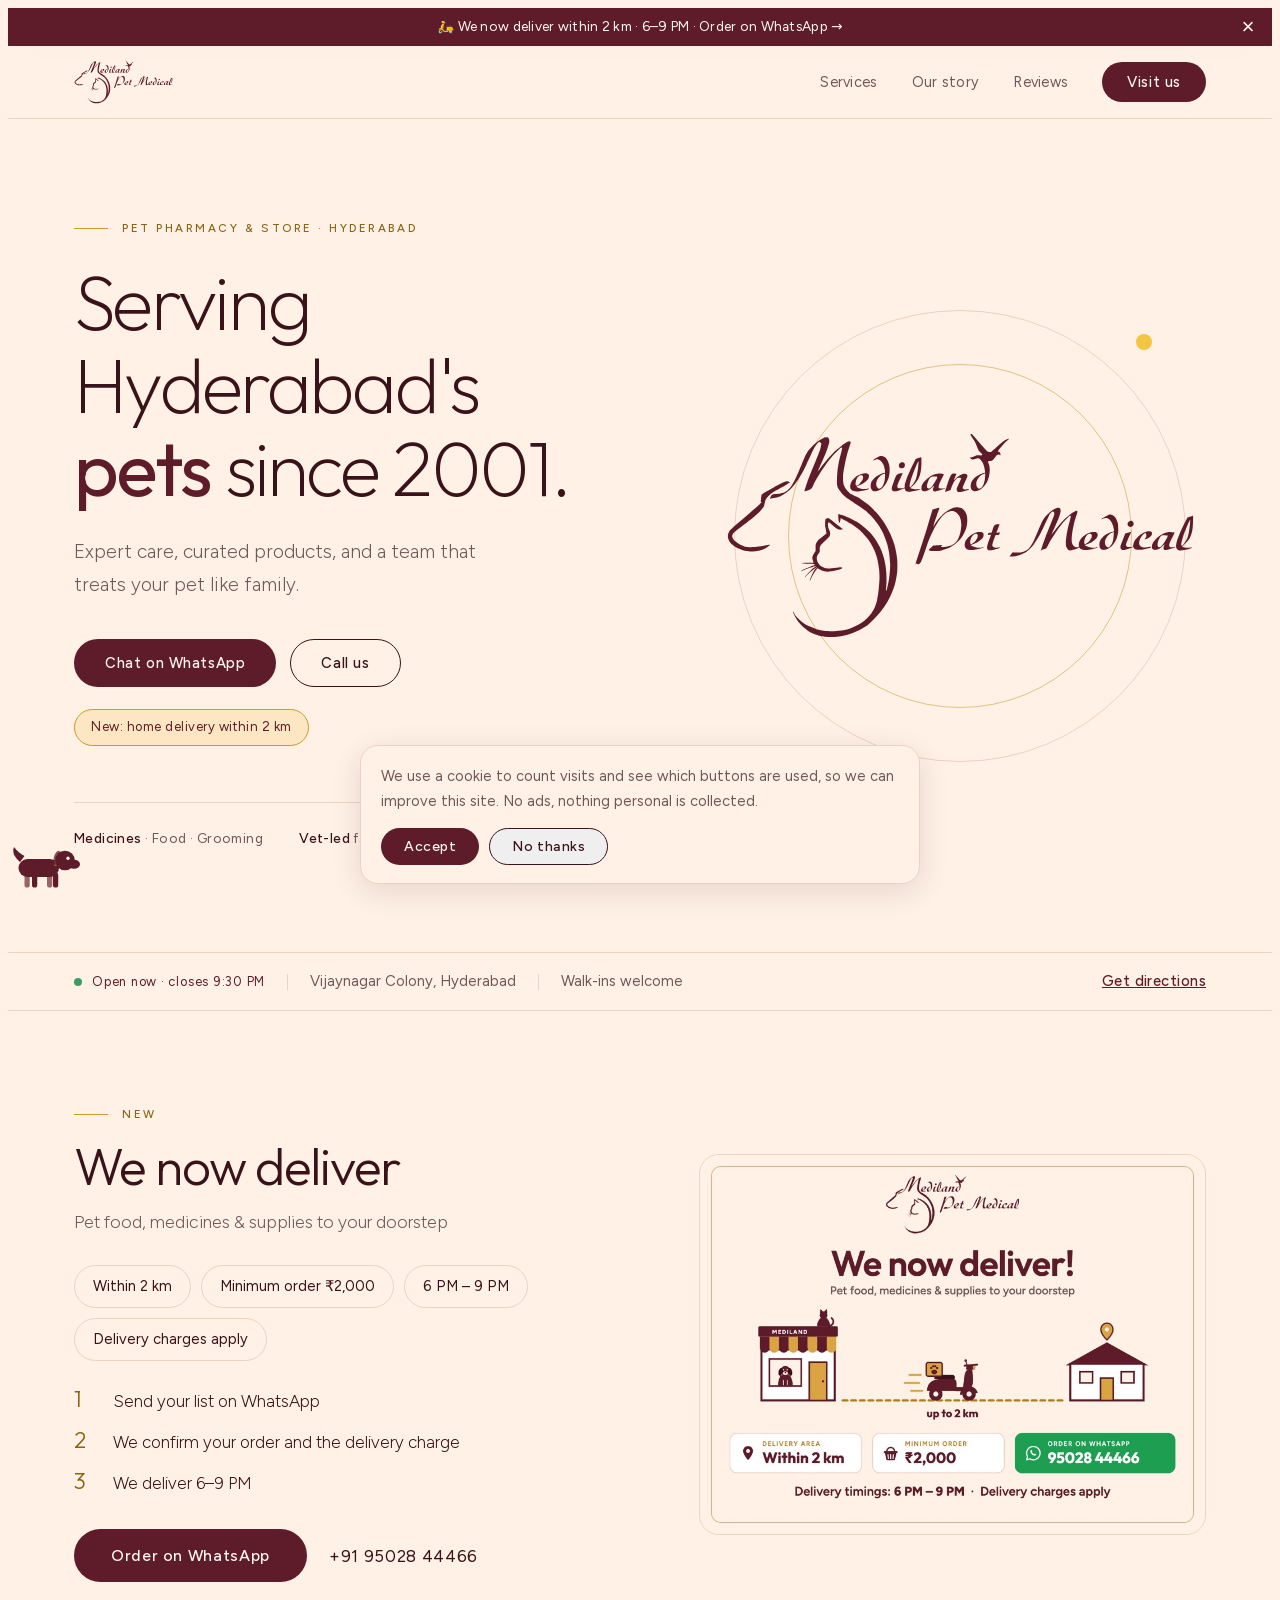
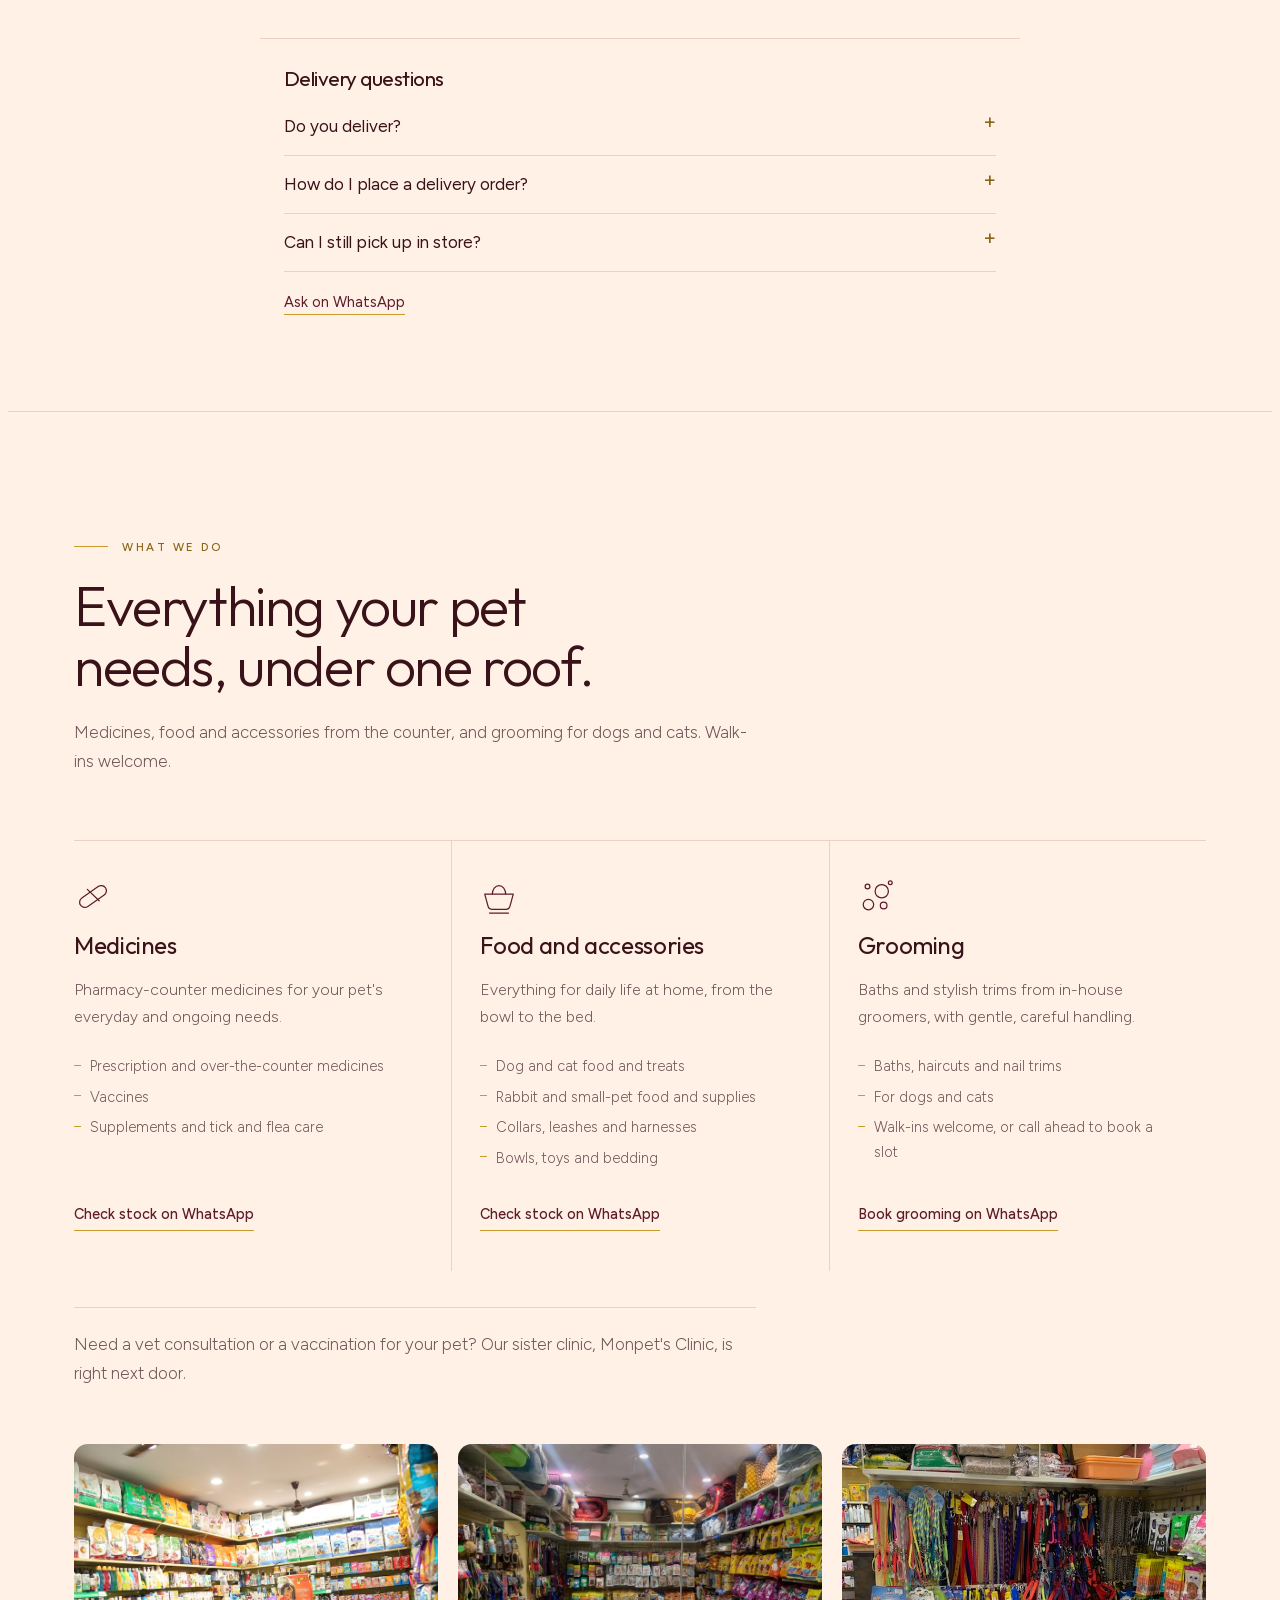
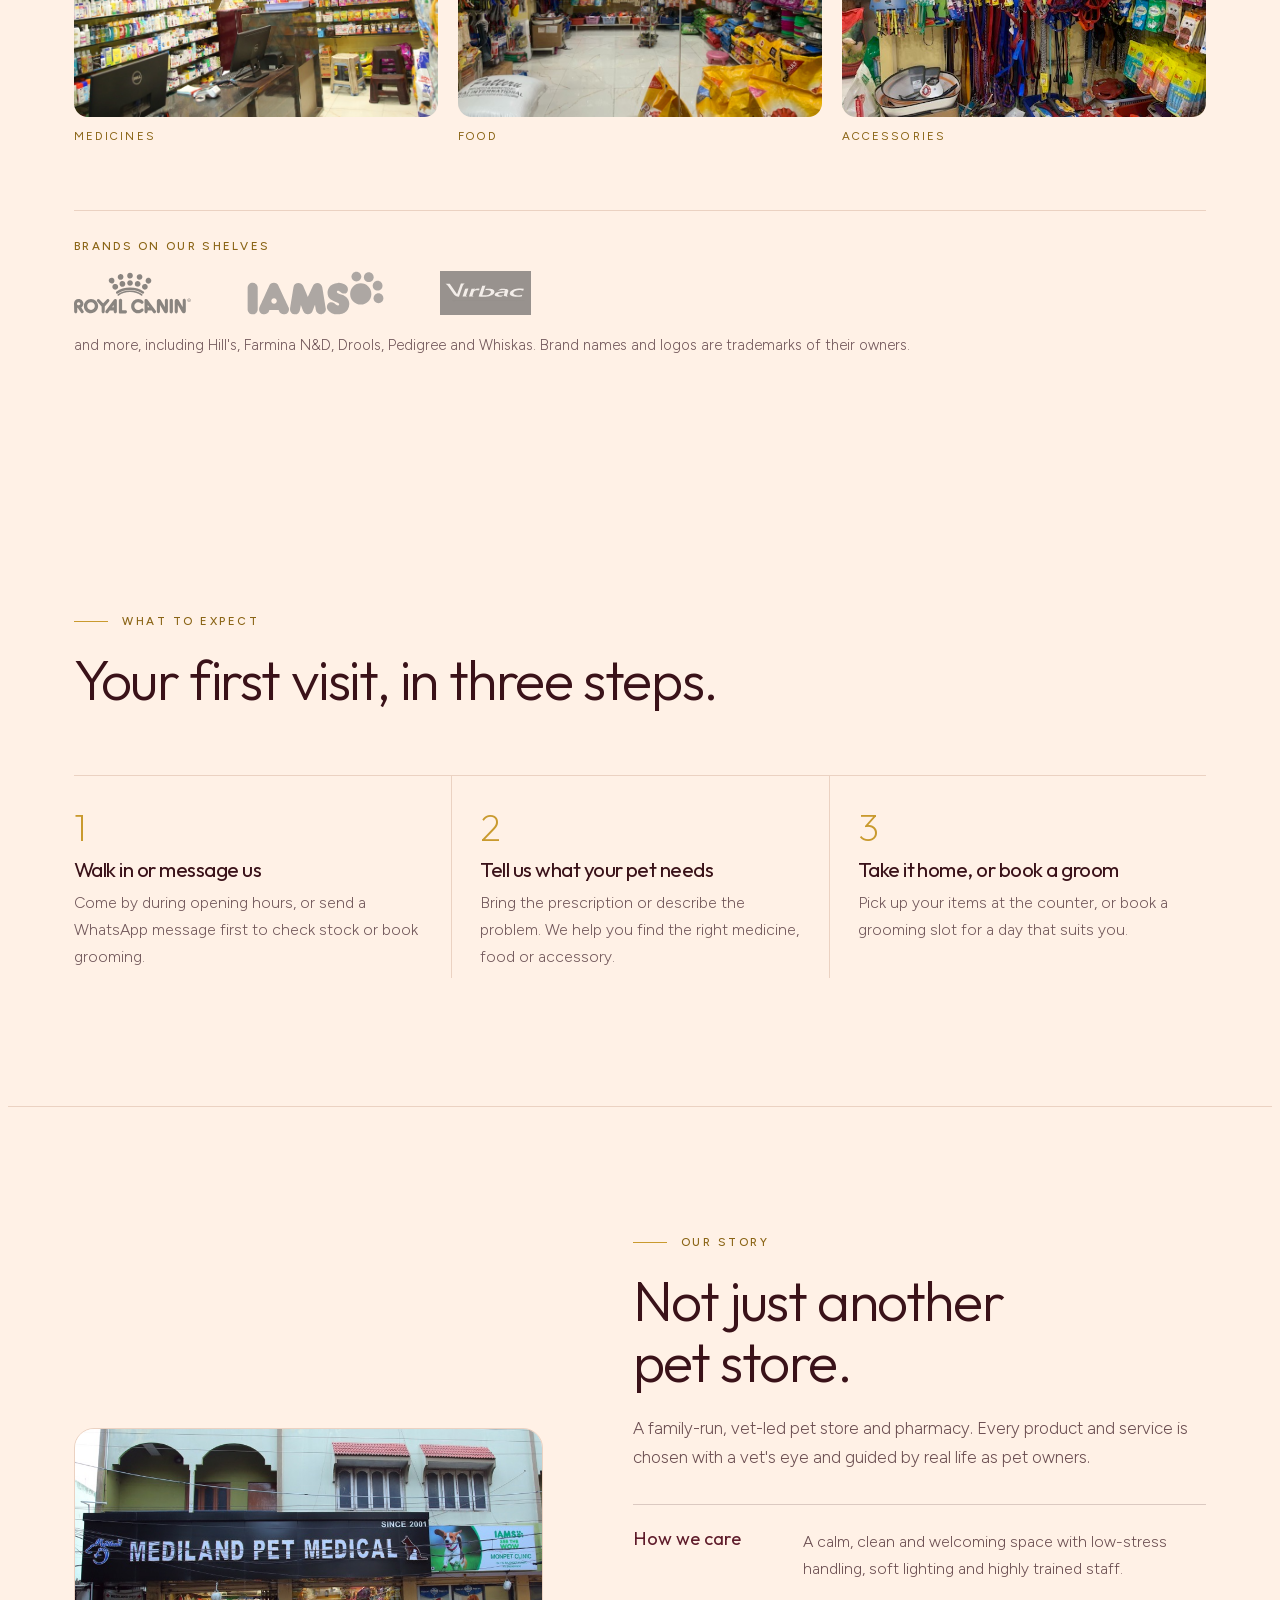
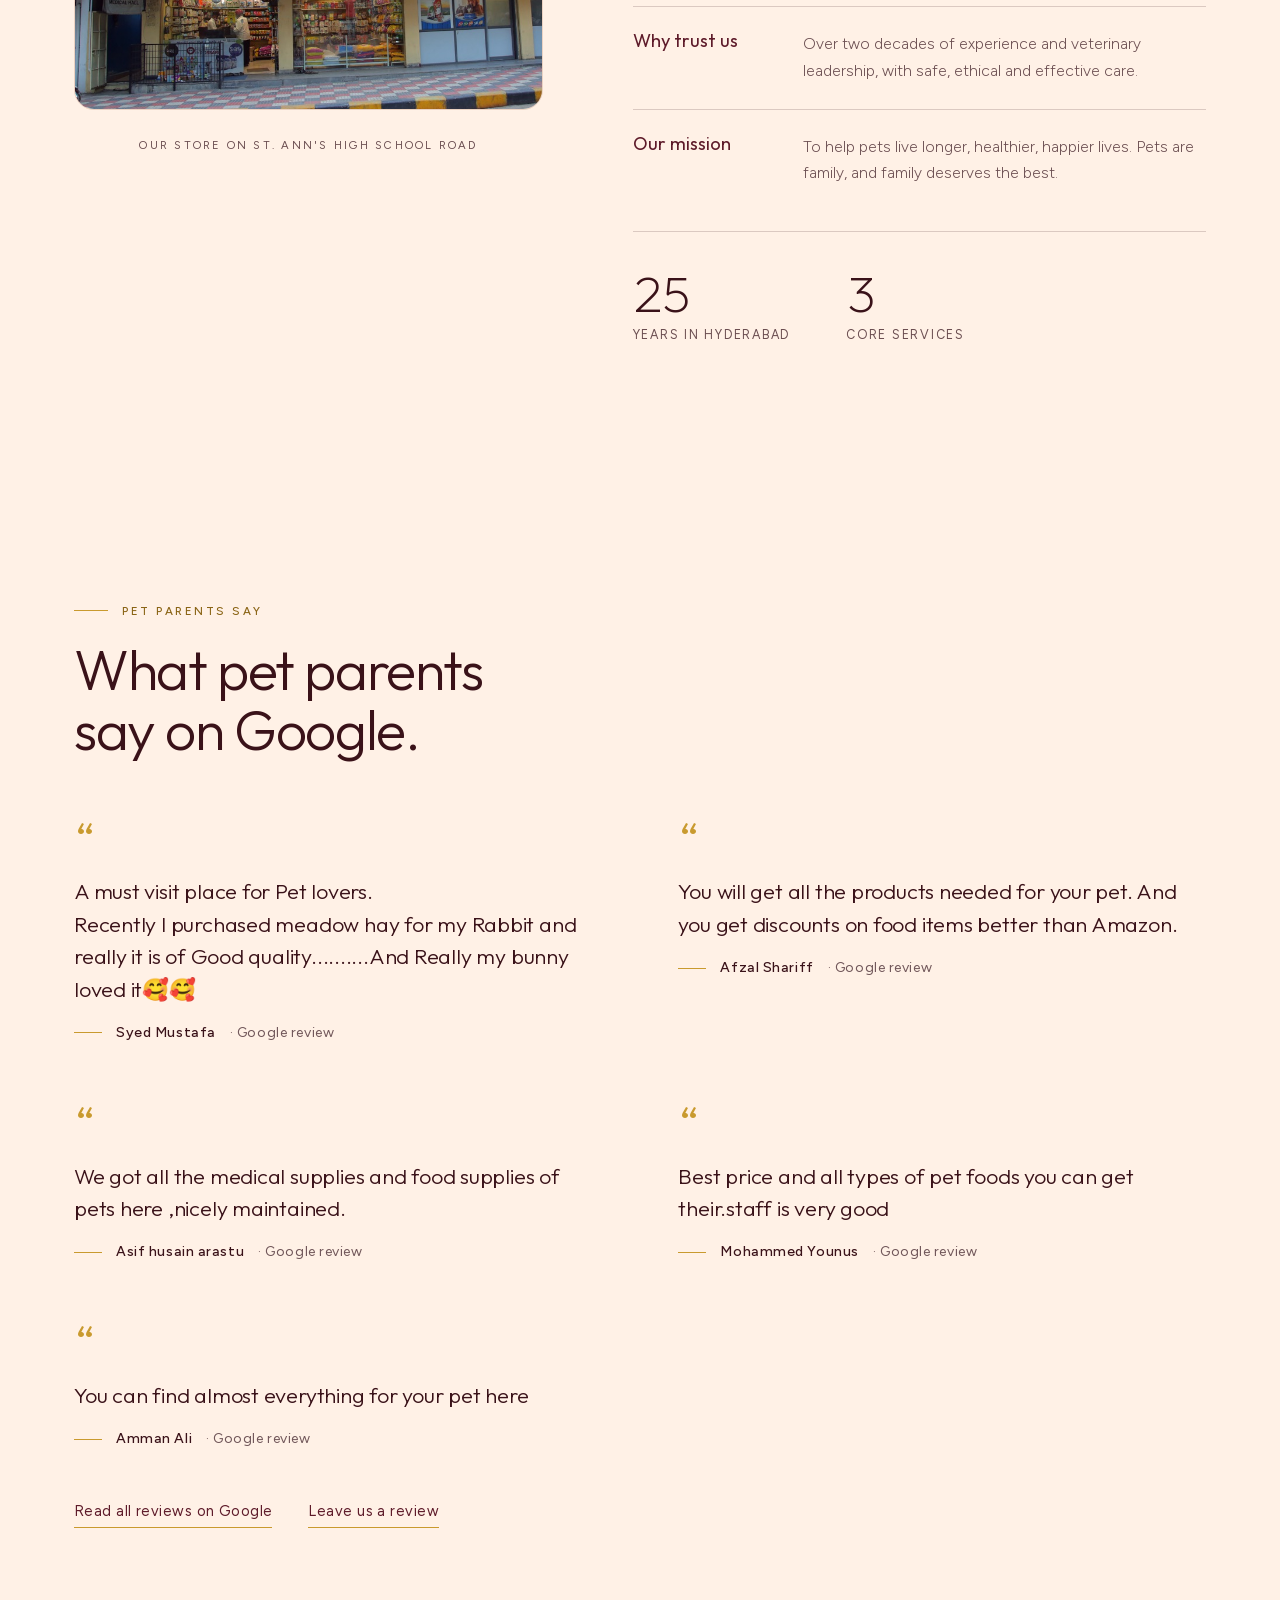
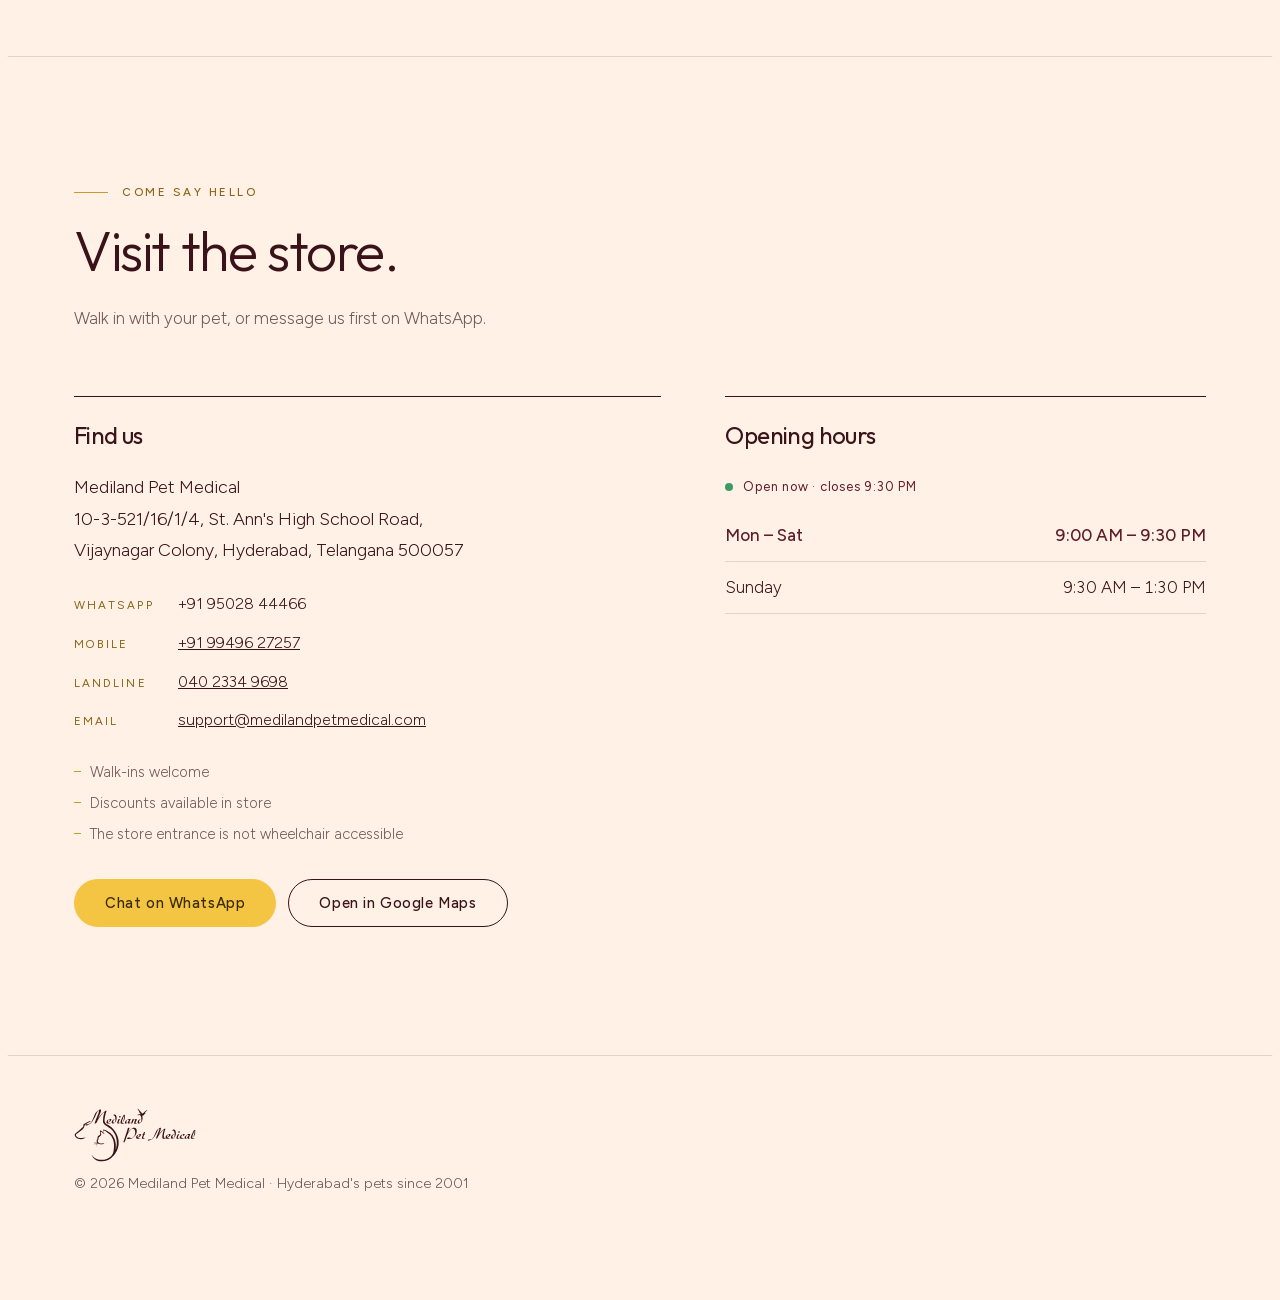
<file: index.html>
<!doctype html>
<html lang="en">
<head>
<meta charset="utf-8">
<meta name="viewport" content="width=device-width,initial-scale=1">
<title>Mediland Pet Medical · Pet pharmacy &amp; store in Hyderabad</title>
<meta name="description" content="Family-run pet pharmacy and store in Vijaynagar Colony, Hyderabad. Medicines, pet food, accessories and grooming since 2001. Message us on WhatsApp.">
<link rel="canonical" href="https://medilandpetmedical.com/">
<meta name="theme-color" content="#FFF1E6">
<meta property="og:type" content="website">
<meta property="og:title" content="Mediland Pet Medical · Serving Hyderabad's pets since 2001">
<meta property="og:description" content="Expert care, curated products, and a team that treats your pet like family. Medicines, food, accessories and grooming in Hyderabad.">
<meta property="og:url" content="https://medilandpetmedical.com/">
<meta property="og:image" content="https://medilandpetmedical.com/og.png">
<meta name="twitter:card" content="summary_large_image">
<link rel="icon" href="favicon.svg" type="image/svg+xml">
<link rel="preload" href="fonts/outfit-latin.woff2" as="font" type="font/woff2" crossorigin>
<link rel="preload" href="fonts/figtree-latin.woff2" as="font" type="font/woff2" crossorigin>
<link rel="stylesheet" href="style.css?v=4844ee4b">
<script async src="https://www.googletagmanager.com/gtag/js?id=G-LS9PPFHF1Z"></script><script>window.dataLayer=window.dataLayer||[];function gtag(){dataLayer.push(arguments)}gtag("consent","default",{analytics_storage:"denied",ad_storage:"denied",ad_user_data:"denied",ad_personalization:"denied"});gtag("js",new Date());gtag("config","G-LS9PPFHF1Z",{allow_google_signals:false,allow_ad_personalization_signals:false})</script>
<script>try{if(localStorage.getItem("mlp_delivery_bar_v1"))document.documentElement.classList.add("annc-off")}catch(e){}</script>
<script type="application/ld+json">{"@context": "https://schema.org", "@type": "PetStore", "additionalType": "https://schema.org/Pharmacy", "name": "Mediland Pet Medical", "url": "https://medilandpetmedical.com/", "image": "https://medilandpetmedical.com/og.png", "email": "support@medilandpetmedical.com", "telephone": ["+919949627257", "+914023349698"], "foundingDate": "2001", "address": {"@type": "PostalAddress", "streetAddress": "10-3-521/16/1/4, St. Ann's High School Road", "addressLocality": "Hyderabad", "addressRegion": "Telangana", "postalCode": "500057", "addressCountry": "IN"}, "hasMap": "https://www.google.com/maps/place/Mediland+Pet+Medical/@17.3965964,78.4544517,17z/data=!4m6!3m5!1s0x3bcb976c9d93c9df:0xa3561c15072f9e22", "geo": {"@type": "GeoCoordinates", "latitude": 17.3965964, "longitude": 78.4544517}, "areaServed": "Hyderabad", "openingHoursSpecification": [{"@type": "OpeningHoursSpecification", "dayOfWeek": "Sunday", "opens": "09:30", "closes": "13:30"}, {"@type": "OpeningHoursSpecification", "dayOfWeek": "Monday", "opens": "09:00", "closes": "21:30"}, {"@type": "OpeningHoursSpecification", "dayOfWeek": "Tuesday", "opens": "09:00", "closes": "21:30"}, {"@type": "OpeningHoursSpecification", "dayOfWeek": "Wednesday", "opens": "09:00", "closes": "21:30"}, {"@type": "OpeningHoursSpecification", "dayOfWeek": "Thursday", "opens": "09:00", "closes": "21:30"}, {"@type": "OpeningHoursSpecification", "dayOfWeek": "Friday", "opens": "09:00", "closes": "21:30"}, {"@type": "OpeningHoursSpecification", "dayOfWeek": "Saturday", "opens": "09:00", "closes": "21:30"}], "sameAs": ["https://www.google.com/maps/place/Mediland+Pet+Medical/@17.3965964,78.4544517,17z/data=!4m6!3m5!1s0x3bcb976c9d93c9df:0xa3561c15072f9e22"]}</script>
</head>
<body>
<a class="skip" href="#top">Skip to content</a>
<div class="annc" id="annc" role="region" aria-label="Announcement"><a class="annc-link" data-loc="announcement_bar" href="https://wa.me/919502844466?text=Hi%20Mediland%2C%20delivery%20order" target="_blank" rel="noopener"><span class="annc-long">🛵 We now deliver within 2 km · 6–9 PM · Order on WhatsApp →</span><span class="annc-short">🛵 Now delivering within 2 km · Order →</span></a><button type="button" class="annc-x" aria-label="Dismiss announcement">×</button></div>
<header class="top">
  <div class="wrap">
    <a class="brand" href="#top" aria-label="Mediland Pet Medical, home"><span class="logo" role="img" aria-label="Mediland Pet Medical"></span></a>
    <nav aria-label="Main">
      <a class="hide-s" href="#services">Services</a>
      <a class="hide-s" href="#story">Our story</a>
      <a class="hide-s" href="#reviews">Reviews</a>
      <a class="btn btn-primary" href="#visit">Visit us</a>
    </nav>
  </div>
</header>

<main id="top">
<div class="hero">
  <div class="wrap">
    <div>
      <span class="eyebrow">Pet pharmacy &amp; store · Hyderabad</span>
      <h1>Serving Hyderabad's <b>pets</b> since 2001.</h1>
      <p class="lede">Expert care, curated products, and a team that treats your pet like family.</p>
      <div class="cta-row">
        <a class="btn btn-wa" href="https://wa.me/919502844466" target="_blank" rel="noopener">Chat on WhatsApp</a>
        <a class="btn btn-line" href="tel:+919949627257">Call us</a>
      </div>
      <a class="new-pill" href="#delivery">New: home delivery within 2 km</a>
      <div class="hero-facts"><span><b>Medicines</b> · Food · Grooming</span><span><b>Vet-led</b> family store</span></div>
    </div>
    <div class="hero-art" aria-hidden="true">
      <span class="ring"></span><span class="ring r2"></span><span class="disc"></span><span class="sun"></span>
      <span class="logo"></span>
    </div>
  </div>
</div>

<div class="strip" aria-label="Opening hours and location">
  <div class="wrap">
    <div id="openBadge2" class="badge"><i></i><span>Checking hours…</span></div>
    <span class="sep"></span>
    <span>Vijaynagar Colony, Hyderabad</span>
    <span class="sep"></span>
    <span>Walk-ins welcome</span>
    <a class="dir" href="https://www.google.com/maps/search/?api=1&amp;query=Mediland+Pet+Medical+10-3-521%2F16%2F1%2F4%2C+St.+Ann%27s+High+School+Road+Vijaynagar+Colony%2C+Hyderabad%2C+Telangana+500057" target="_blank" rel="noopener">Get directions</a>
  </div>
</div>

<section id="delivery" class="delivery">
  <div class="wrap deliv-grid">
    <div>
      <span class="eyebrow">New</span>
      <h2>We now deliver</h2>
      <p class="deliv-sub">Pet food, medicines &amp; supplies to your doorstep</p>
      <ul class="chips"><li>Within 2 km</li><li>Minimum order ₹2,000</li><li>6 PM – 9 PM</li><li>Delivery charges apply</li></ul>
      <ol class="dsteps"><li>Send your list on WhatsApp</li><li>We confirm your order and the delivery charge</li><li>We deliver 6–9 PM</li></ol>
      <p class="deliv-cta"><a class="btn btn-wa btn-big" data-loc="delivery_section" href="https://wa.me/919502844466?text=Hi%20Mediland%2C%20delivery%20order" target="_blank" rel="noopener">Order on WhatsApp</a><span class="deliv-num">+91 95028 44466</span></p>
    </div>
    <img class="deliv-art" src="img/delivery-2026-11-900.jpg" width="900" height="675" alt="Illustration of the Mediland store and a delivery scooter on its way to a home, with the delivery details: within 2 km, minimum order 2,000 rupees, 6 PM to 9 PM." decoding="async">
  </div>
  <div class="wrap faq" data-faq><h3>Delivery questions</h3><details data-loc="faq" class="faq-i"><summary>Do you deliver?</summary><p>Yes. We deliver within 2 km of our store in Vijaynagar Colony, between 6 PM – 9 PM. Minimum order ₹2,000; delivery charges apply.</p></details><details data-loc="faq" class="faq-i"><summary>How do I place a delivery order?</summary><p>Send us your list on WhatsApp at +91 95028 44466. We&#x27;ll confirm the order and the delivery charge before we deliver.</p></details><details data-loc="faq" class="faq-i"><summary>Can I still pick up in store?</summary><p>Yes, walk-ins are always welcome during store hours.</p></details><p class="faq-cta"><a data-loc="faq" href="https://wa.me/919502844466?text=Hi%20Mediland%2C%20delivery%20order" target="_blank" rel="noopener">Ask on WhatsApp</a></p></div>
</section>

<section id="services">
  <div class="wrap">
    <div class="sec-head">
      <span class="eyebrow">What we do</span>
      <h2>Everything your pet needs, under one roof.</h2>
      <p>Medicines, food and accessories from the counter, and grooming for dogs and cats. Walk-ins welcome.</p>
    </div>
    <div class="services">
      <article class="svc">
        <svg viewBox="0 0 40 40" fill="none" stroke="currentColor" stroke-width="1.3" stroke-linecap="round" stroke-linejoin="round" aria-hidden="true"><rect x="4" y="15" width="32" height="11" rx="5.5" transform="rotate(-35 20 20.5)"/><path d="M14 13 l12.5 12"/></svg>
        <h3>Medicines</h3>
        <p>Pharmacy-counter medicines for your pet&#x27;s everyday and ongoing needs.</p>
        <ul class="eg"><li>Prescription and over-the-counter medicines</li><li>Vaccines</li><li>Supplements and tick and flea care</li></ul>
        <a class="svc-cta" href="https://wa.me/919502844466?text=Hi%2C%20can%20you%20check%20if%20you%20have%20this%20in%20stock%3A%20" target="_blank" rel="noopener">Check stock on WhatsApp</a>
      </article>
      <article class="svc">
        <svg viewBox="0 0 40 40" fill="none" stroke="currentColor" stroke-width="1.3" stroke-linecap="round" stroke-linejoin="round" aria-hidden="true"><path d="M5 18h30l-3.5 13a4 4 0 0 1-3.9 3H12.4a4 4 0 0 1-3.9-3z"/><path d="M13 18c0-5 3-9 7-9s7 4 7 9 M10 38h20"/></svg>
        <h3>Food and accessories</h3>
        <p>Everything for daily life at home, from the bowl to the bed.</p>
        <ul class="eg"><li>Dog and cat food and treats</li><li>Rabbit and small-pet food and supplies</li><li>Collars, leashes and harnesses</li><li>Bowls, toys and bedding</li></ul>
        <a class="svc-cta" href="https://wa.me/919502844466?text=Hi%2C%20can%20you%20check%20if%20you%20have%20this%20in%20stock%3A%20" target="_blank" rel="noopener">Check stock on WhatsApp</a>
      </article>
      <article class="svc">
        <svg viewBox="0 0 40 40" fill="none" stroke="currentColor" stroke-width="1.3" stroke-linecap="round" stroke-linejoin="round" aria-hidden="true"><circle cx="11" cy="29" r="5.5"/><circle cx="27" cy="30" r="3.5"/><circle cx="25" cy="15" r="7"/><circle cx="10" cy="10" r="2.5"/><circle cx="34" cy="6" r="2"/></svg>
        <h3>Grooming</h3>
        <p>Baths and stylish trims from in-house groomers, with gentle, careful handling.</p>
        <ul class="eg"><li>Baths, haircuts and nail trims</li><li>For dogs and cats</li><li>Walk-ins welcome, or call ahead to book a slot</li></ul>
        <a class="svc-cta" href="https://wa.me/919502844466?text=Hi%2C%20I%27d%20like%20to%20book%20grooming%20for%20my%20pet." target="_blank" rel="noopener">Book grooming on WhatsApp</a>
      </article>
    </div>
    <p class="clinic-note">Need a vet consultation or a vaccination for your pet? Our sister clinic, Monpet&#x27;s Clinic, is right next door.</p>
    <div class="strip-photos">
      <figure><img src="img/counter-01-1000.jpg" width="1000" height="600" alt="Inside the store: the billing counter surrounded by shelves of pet medicines and supplies." decoding="async"><figcaption>Medicines</figcaption></figure>
      <figure><img src="img/interior-01-800.jpg" width="800" height="600" alt="Store aisle lined with pet food, accessories and supplies." decoding="async"><figcaption>Food</figcaption></figure>
      <figure><img src="img/accessories-01-640.jpg" width="640" height="480" alt="Wall of colourful collars, leashes and harnesses, with treats on the side." decoding="async"><figcaption>Accessories</figcaption></figure>
    </div>
    <div class="brands"><span class="brands-h">Brands on our shelves</span><ul><li><img src="img/brands/royal-canin.svg" alt="Royal Canin" height="44" decoding="async"></li><li><img src="img/brands/iams.svg" alt="IAMS" height="44" decoding="async"></li><li><img src="img/brands/virbac.svg" alt="Virbac" height="44" decoding="async"></li></ul><span class="brands-note">and more, including Hill&#x27;s, Farmina N&amp;D, Drools, Pedigree and Whiskas. Brand names and logos are trademarks of their owners.</span></div>
  </div>
</section>

<section id="visit-steps" class="steps">
  <div class="wrap">
    <div class="sec-head">
      <span class="eyebrow">What to expect</span>
      <h2>Your first visit, in three steps.</h2>
    </div>
    <ol class="step-list">
        <li><h3>Walk in or message us</h3><p>Come by during opening hours, or send a WhatsApp message first to check stock or book grooming.</p></li>
        <li><h3>Tell us what your pet needs</h3><p>Bring the prescription or describe the problem. We help you find the right medicine, food or accessory.</p></li>
        <li><h3>Take it home, or book a groom</h3><p>Pick up your items at the counter, or book a grooming slot for a day that suits you.</p></li>
    </ol>
  </div>
</section>

<section id="story" class="story">
  <div class="wrap story-grid">
    <div class="shop-art">
      <img src="img/storefront-01-800.jpg" srcset="img/storefront-01-800.jpg 800w, img/storefront-01-1600.jpg 1600w" sizes="(max-width: 900px) 92vw, 520px" width="1600" height="960" alt="Mediland Pet Medical shopfront on St. Ann&#x27;s High School Road, with the &#x27;Since 2001&#x27; sign above shelves of pet food." decoding="async">
      <span class="tag">Our store on St. Ann's High School Road</span>
    </div>
    <div>
      <div class="sec-head" style="margin-bottom:32px">
        <span class="eyebrow">Our story</span>
        <h2>Not just another pet store.</h2>
        <p>A family-run, vet-led pet store and pharmacy. Every product and service is chosen with a vet's eye and guided by real life as pet owners.</p>
      </div>
      <div class="pillars">
        <div class="pillar"><h3>How we care</h3><p>A calm, clean and welcoming space with low-stress handling, soft lighting and highly trained staff.</p></div>
        <div class="pillar"><h3>Why trust us</h3><p>Over two decades of experience and veterinary leadership, with safe, ethical and effective care.</p></div>
        <div class="pillar"><h3>Our mission</h3><p>To help pets live longer, healthier, happier lives. Pets are family, and family deserves the best.</p></div>
      </div>
      
      <div class="stats" style="margin-top:20px">
        <div class="stat"><b data-years>25</b><span>Years in Hyderabad</span></div>
        <div class="stat"><b>3</b><span>Core services</span></div>
      </div>
    </div>
  </div>
</section>

<section id="reviews">
  <div class="wrap">
    <div class="sec-head">
      <span class="eyebrow">Pet parents say</span>
      <h2>What pet parents say on Google.</h2>
    </div>
    <div class="reviews">
      <figure class="quote"><span class="mark" aria-hidden="true">“</span>
        <p>A must visit place for Pet lovers.<br>Recently I purchased meadow hay for my Rabbit and really it is of Good quality..........And Really my bunny loved it🥰🥰</p>
        <footer><b>Syed Mustafa</b> · Google review</footer>
      </figure>
      <figure class="quote"><span class="mark" aria-hidden="true">“</span>
        <p>You will get all the products needed for your pet. And you get discounts on food items better than Amazon.</p>
        <footer><b>Afzal Shariff</b> · Google review</footer>
      </figure>
      <figure class="quote"><span class="mark" aria-hidden="true">“</span>
        <p>We got all the medical supplies and food supplies of pets here ,nicely maintained.</p>
        <footer><b>Asif husain arastu</b> · Google review</footer>
      </figure>
      <figure class="quote"><span class="mark" aria-hidden="true">“</span>
        <p>Best price and all types of pet foods you can get their.staff is very good</p>
        <footer><b>Mohammed Younus</b> · Google review</footer>
      </figure>
      <figure class="quote"><span class="mark" aria-hidden="true">“</span>
        <p>You can find almost everything for your pet here</p>
        <footer><b>Amman Ali</b> · Google review</footer>
      </figure>
    </div>
    <p class="more-reviews"><a href="https://www.google.com/maps/place/Mediland+Pet+Medical/@17.3965964,78.4544517,17z/data=!4m6!3m5!1s0x3bcb976c9d93c9df:0xa3561c15072f9e22" target="_blank" rel="noopener">Read all reviews on Google</a><a href="https://g.page/r/CSKeLwcVHFajEAI/review" target="_blank" rel="noopener">Leave us a review</a></p>
  </div>
</section>

<section id="visit" class="visit">
  <div class="wrap">
    <div class="sec-head">
      <span class="eyebrow">Come say hello</span>
      <h2>Visit the store.</h2>
      <p>Walk in with your pet, or message us first on WhatsApp.</p>
    </div>
    <div class="visit-grid">
      <div class="panel">
        <h3>Find us</h3>
        <address class="addr">Mediland Pet Medical<br>10-3-521/16/1/4, St. Ann&#x27;s High School Road,<br>Vijaynagar Colony, Hyderabad, Telangana 500057</address>
        <dl class="contact-list">
          <div><dt>WhatsApp</dt><dd>+91 95028 44466</dd></div>
          <div><dt>Mobile</dt><dd><a href="tel:+919949627257">+91 99496 27257</a></dd></div><div><dt>Landline</dt><dd><a href="tel:+914023349698">040 2334 9698</a></dd></div>
          <div><dt>Email</dt><dd><a href="mailto:support@medilandpetmedical.com">support@medilandpetmedical.com</a></dd></div>
        </dl>
        <ul class="good"><li>Walk-ins welcome</li><li>Discounts available in store</li><li>The store entrance is not wheelchair accessible</li></ul>
        <div class="btns">
          <a class="btn btn-gold" href="https://wa.me/919502844466" target="_blank" rel="noopener">Chat on WhatsApp</a>
          <a class="btn btn-line" href="https://www.google.com/maps/search/?api=1&amp;query=Mediland+Pet+Medical+10-3-521%2F16%2F1%2F4%2C+St.+Ann%27s+High+School+Road+Vijaynagar+Colony%2C+Hyderabad%2C+Telangana+500057" target="_blank" rel="noopener">Open in Google Maps</a>
        </div>
      </div>
      <div class="panel">
        <h3>Opening hours</h3>
        <div id="openBadge" class="badge"><i></i><span>Checking hours…</span></div>
        <ul class="hours" id="hours"><li><span>Mon – Sat</span><span>9:00 AM – 9:30 PM</span></li><li><span>Sunday</span><span>9:30 AM – 1:30 PM</span></li></ul>
      </div>
    </div>
  </div>
</section>
</main>

<footer class="site">
  <div class="wrap">
    <div>
      <span class="logo" role="img" aria-label="Mediland Pet Medical"></span>
      <small>© <span id="yr">2026</span> Mediland Pet Medical · Hyderabad's pets since 2001</small>
    </div>
    
  </div>
</footer>

<div class="mbar" role="navigation" aria-label="Quick contact">
  <a class="act wa" href="https://wa.me/919502844466" target="_blank" rel="noopener">WhatsApp</a>
  <a class="act" href="tel:+919949627257">Call</a>
  <a class="act" href="https://www.google.com/maps/search/?api=1&amp;query=Mediland+Pet+Medical+10-3-521%2F16%2F1%2F4%2C+St.+Ann%27s+High+School+Road+Vijaynagar+Colony%2C+Hyderabad%2C+Telangana+500057" target="_blank" rel="noopener">Directions</a>
</div>

<div id="walker" aria-hidden="true">
  <svg viewBox="0 0 96 64" fill="currentColor">
    <path class="tail" d="M16 24 q-12 -10 -8 -20 q6 8 14 12 z"/>
    <rect class="leg l2" x="22" y="38" width="7" height="20" rx="3.5" opacity=".65"/>
    <rect class="leg l4" x="52" y="38" width="7" height="20" rx="3.5" opacity=".65"/>
    <rect x="14" y="20" width="54" height="24" rx="12"/>
    <rect class="leg l1" x="32" y="38" width="7" height="20" rx="3.5"/>
    <rect class="leg l3" x="60" y="38" width="7" height="20" rx="3.5"/>
    <path d="M62 22 h10 v7 h-10z" fill="#C99A2E"/>
    <circle cx="76" cy="22" r="13"/>
    <ellipse cx="66" cy="19" rx="5" ry="10" transform="rotate(12 66 19)" opacity=".75"/>
    <ellipse cx="88" cy="27" rx="8" ry="6"/>
    <circle cx="80" cy="19" r="2.2" fill="#FBF7F1"/>
  </svg>
</div>

<script type="application/json" id="site-data">{"since": 2001, "timezone": "Asia/Kolkata", "hours": {"_help": "Keys 0=Sunday ... 6=Saturday. [\"open\", \"close\"] in 24h HH:MM, e.g. [\"09:00\", \"21:30\"], or null for 'Call to confirm'.", "0": ["09:30", "13:30"], "1": ["09:00", "21:30"], "2": ["09:00", "21:30"], "3": ["09:00", "21:30"], "4": ["09:00", "21:30"], "5": ["09:00", "21:30"], "6": ["09:00", "21:30"]}, "analytics": "ga4"}</script>
<script src="main.js?v=9f5fd649" defer></script>
</body>
</html>
</file>
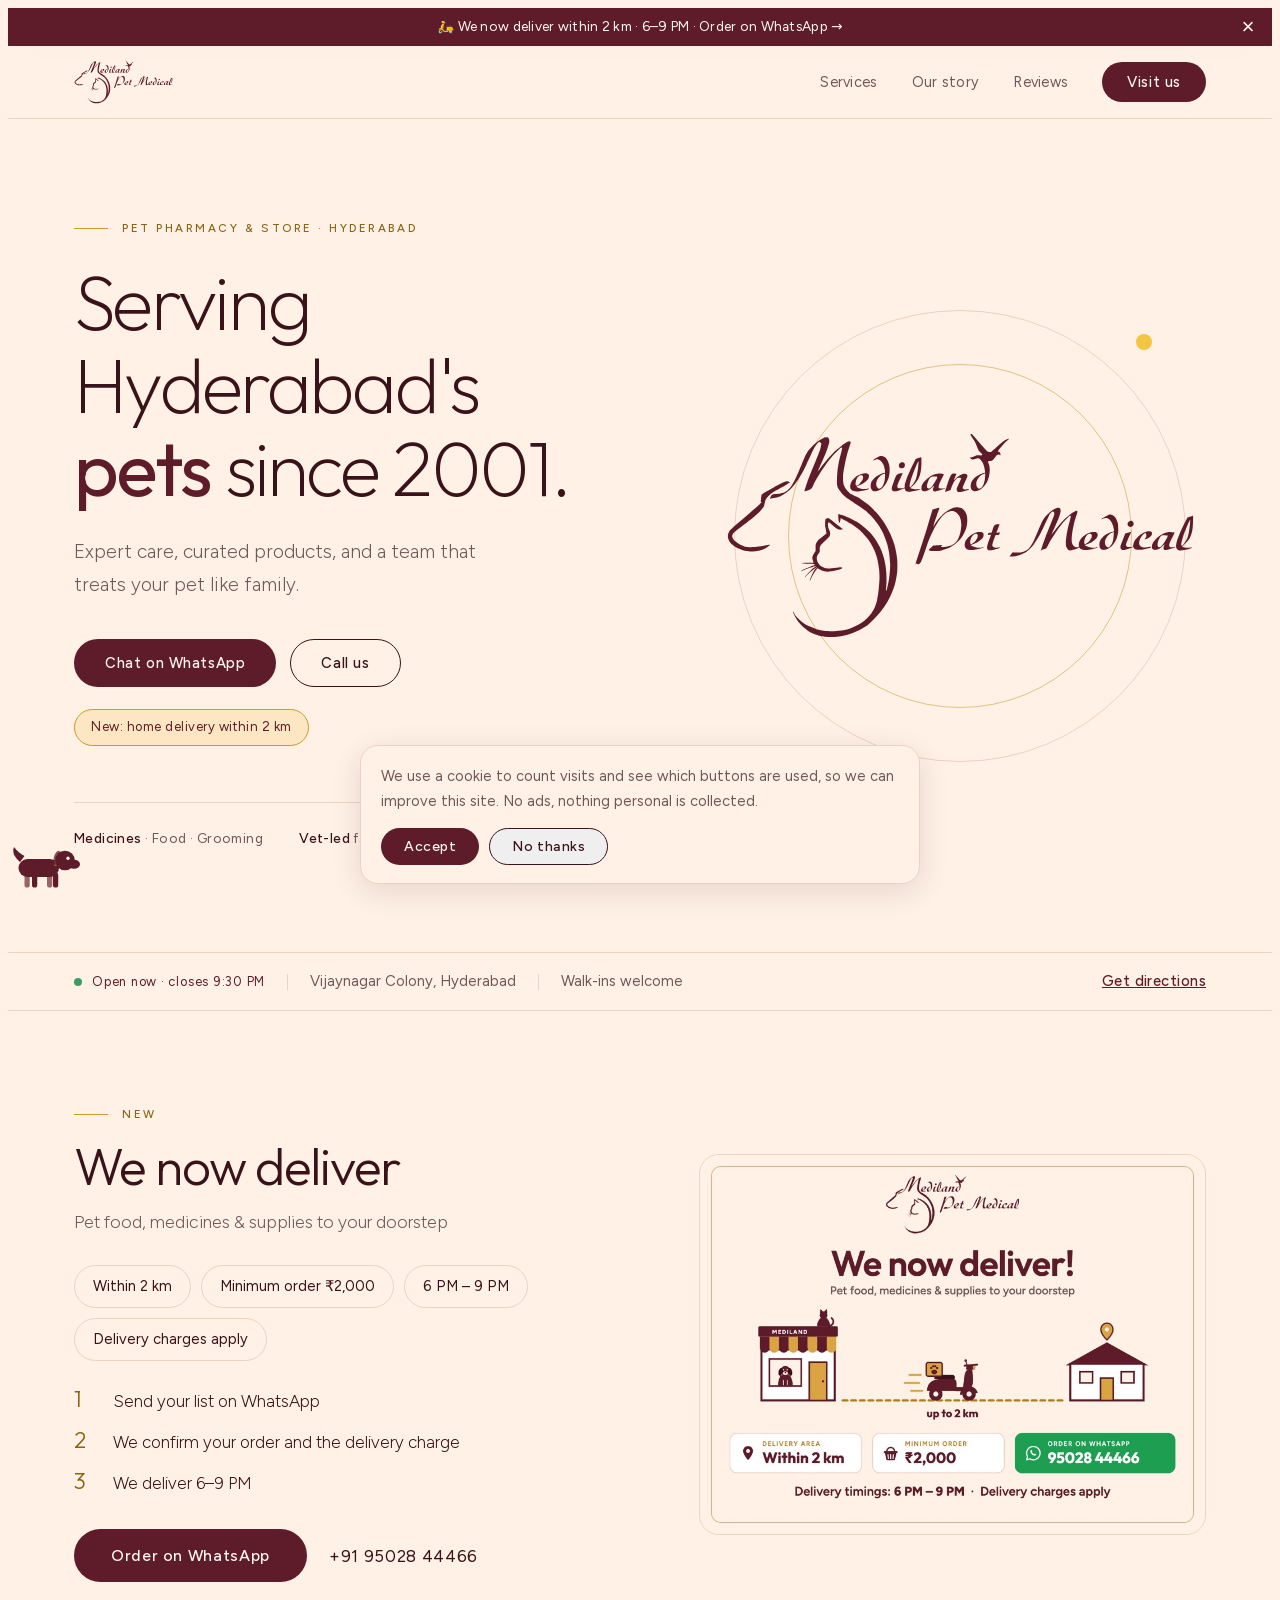
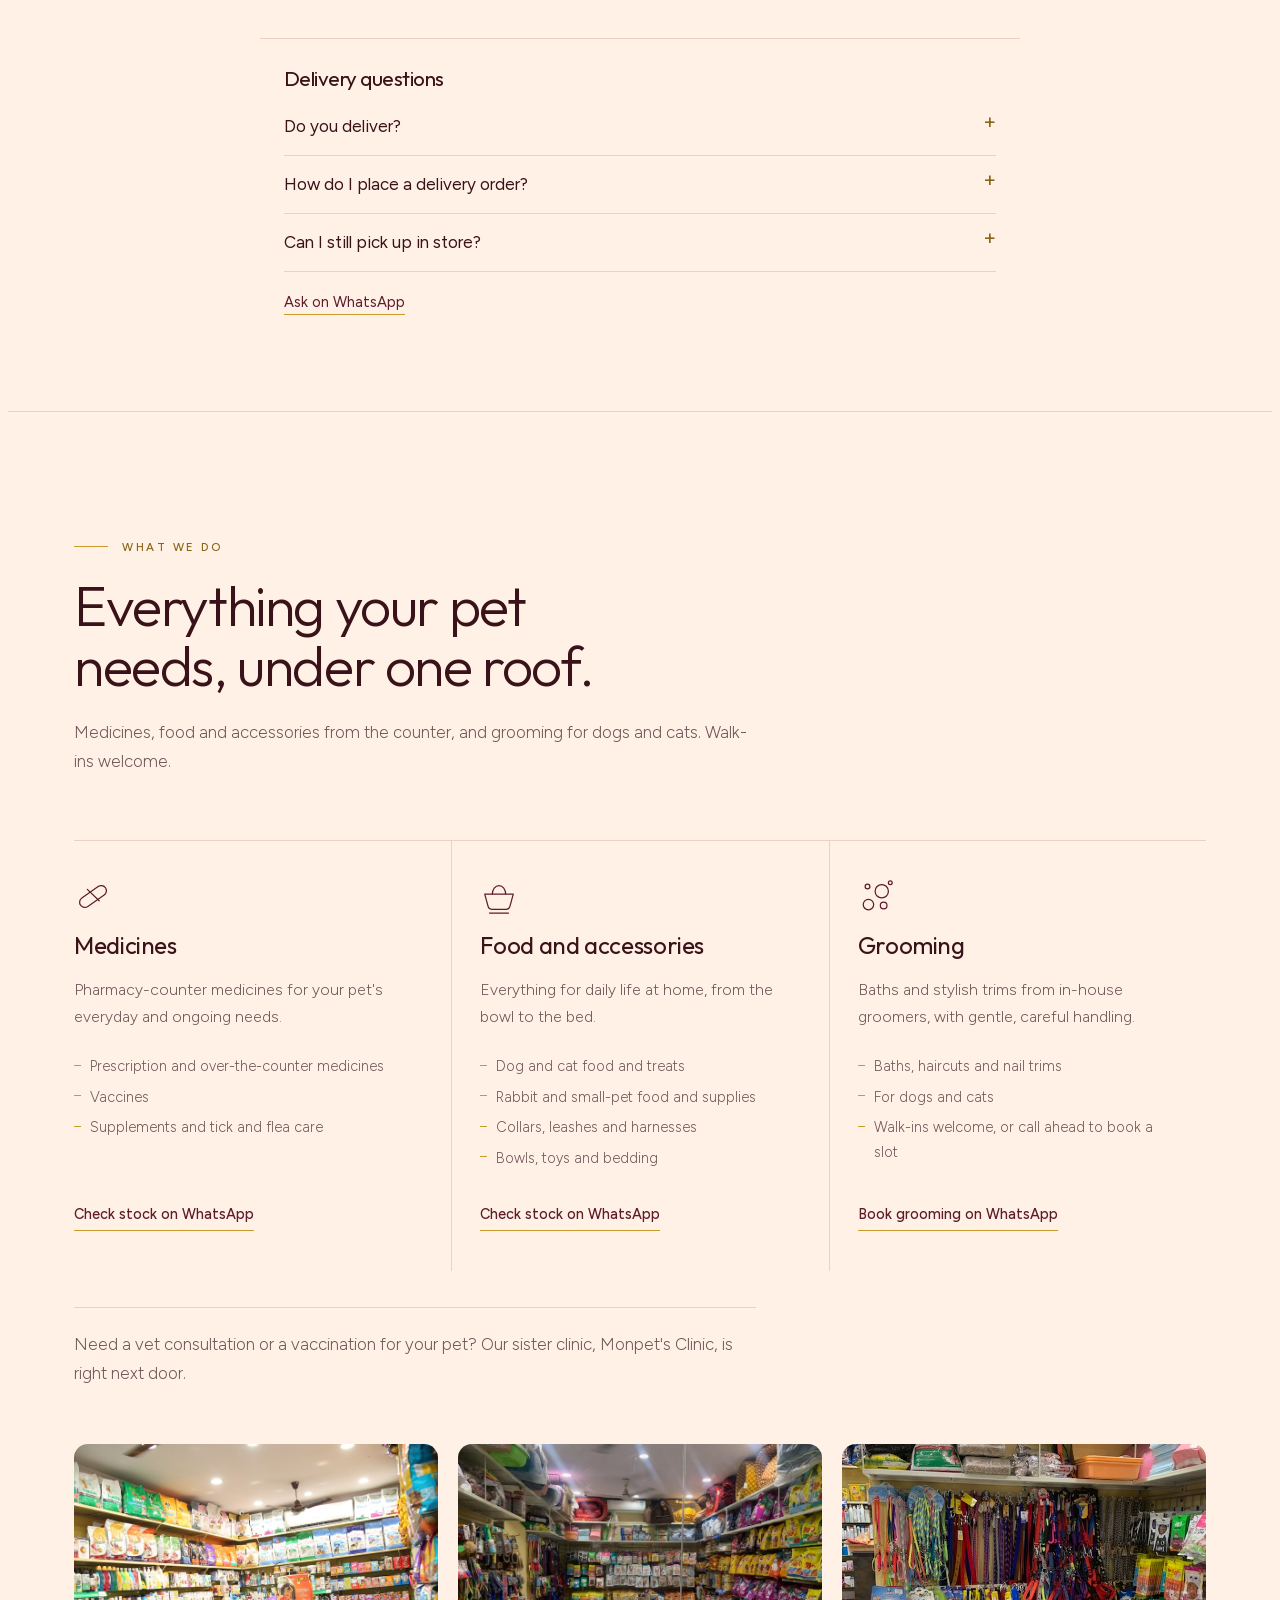
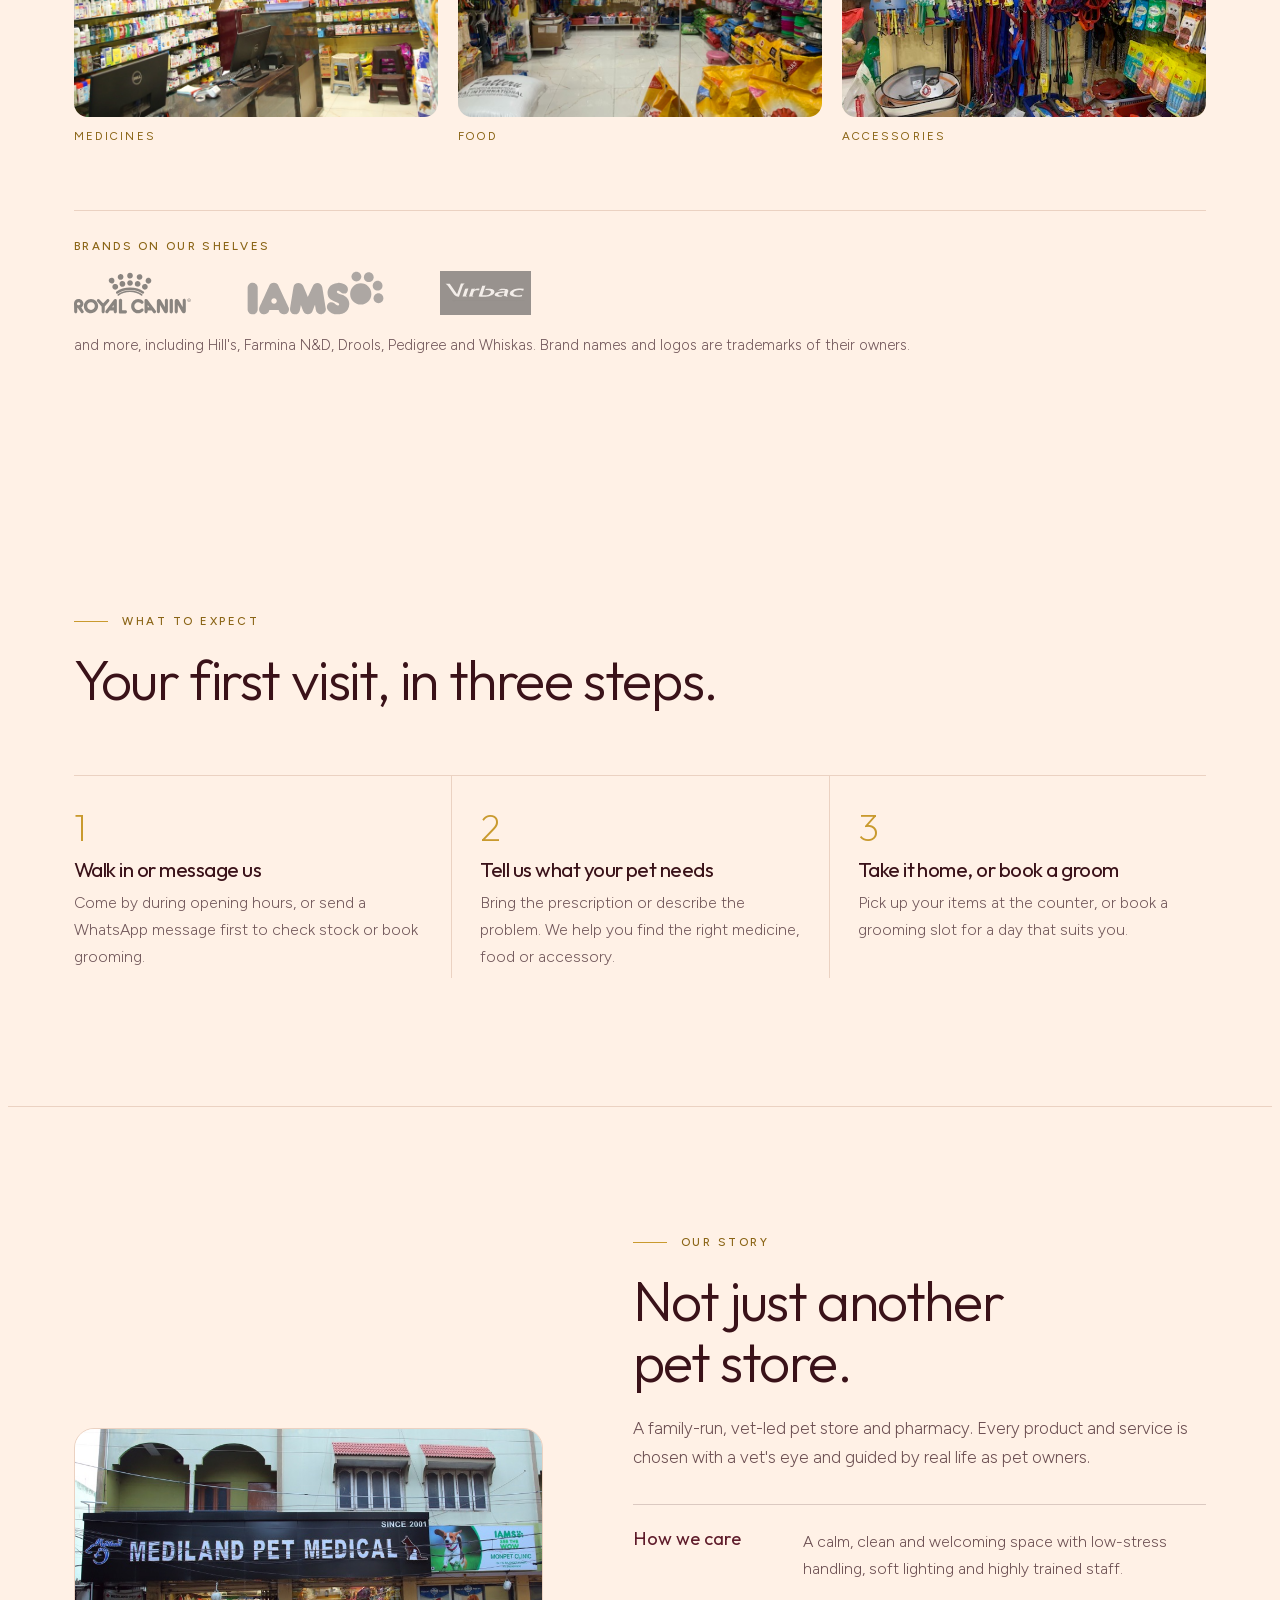
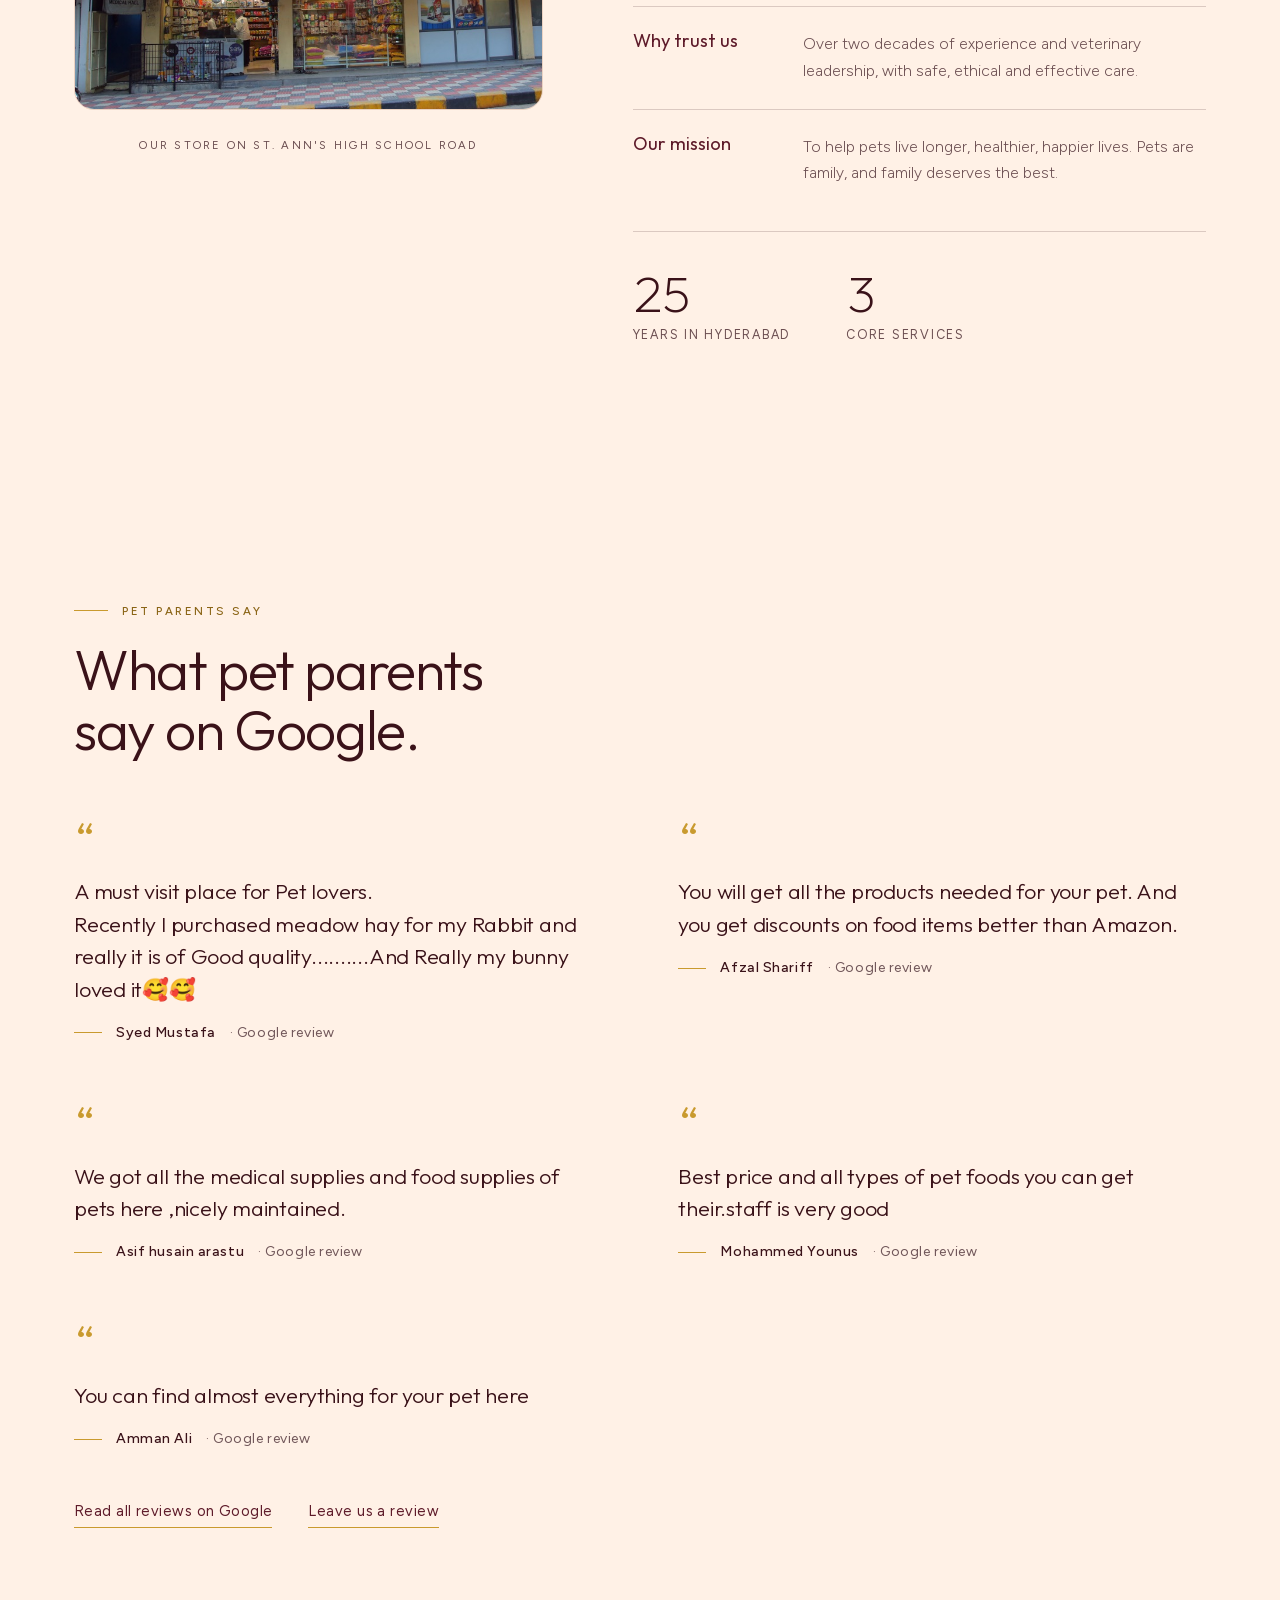
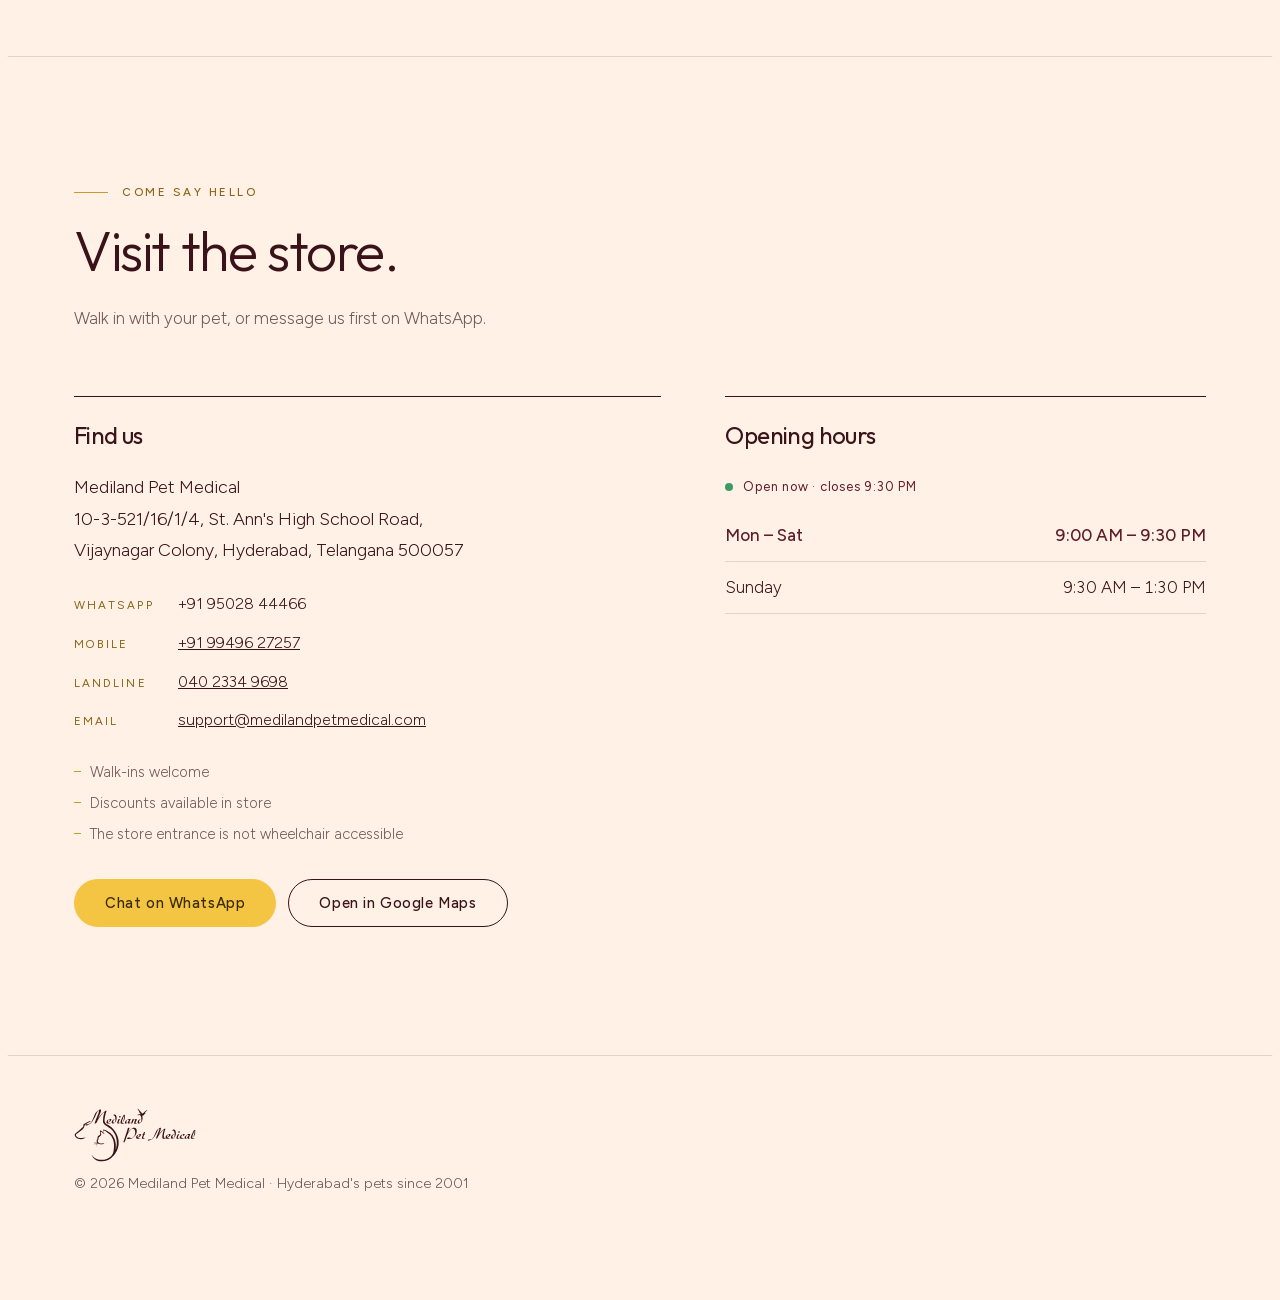
<file: about-us/index.html>
<!doctype html><meta charset="utf-8"><title>Mediland Pet Medical</title><meta http-equiv="refresh" content="0;url=/#story"><link rel="canonical" href="https://medilandpetmedical.com/"><script>location.replace("/#story")</script><a href="/#story">Continue to the Mediland Pet Medical site</a>
</file>
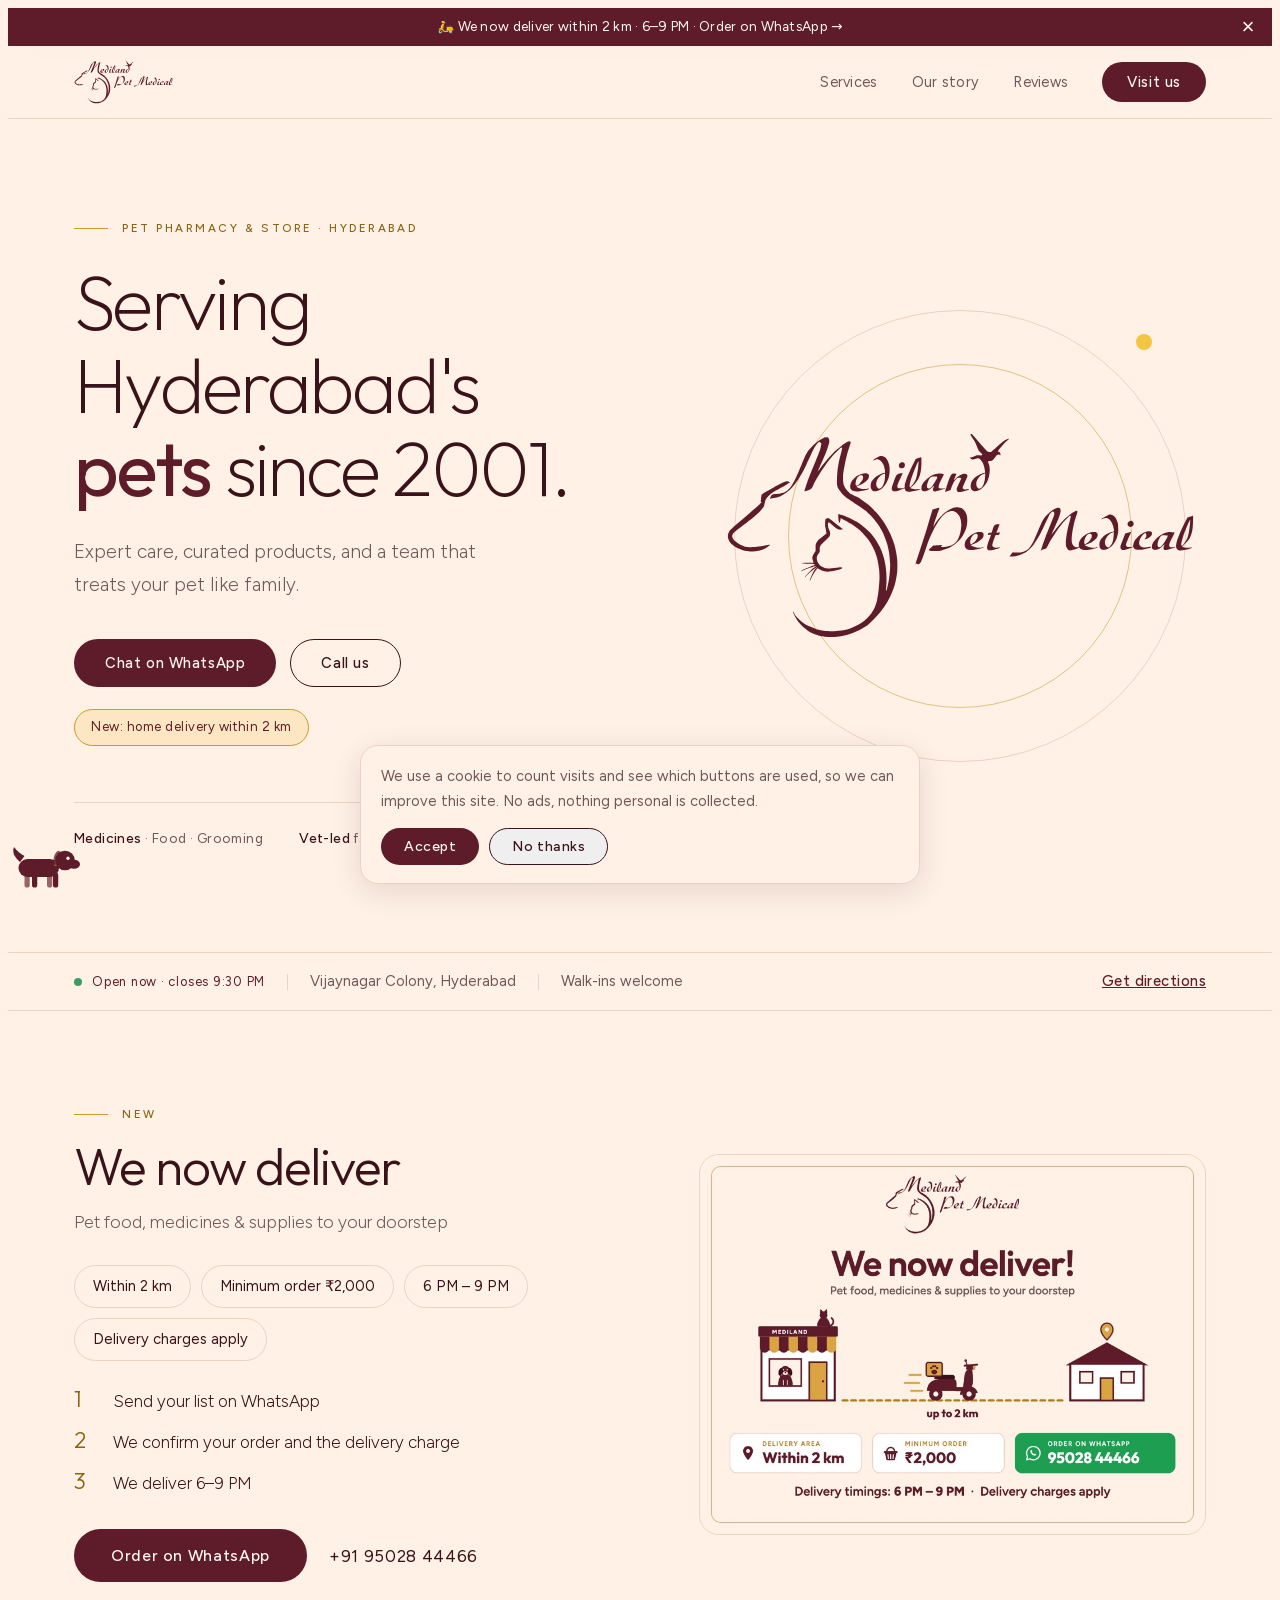
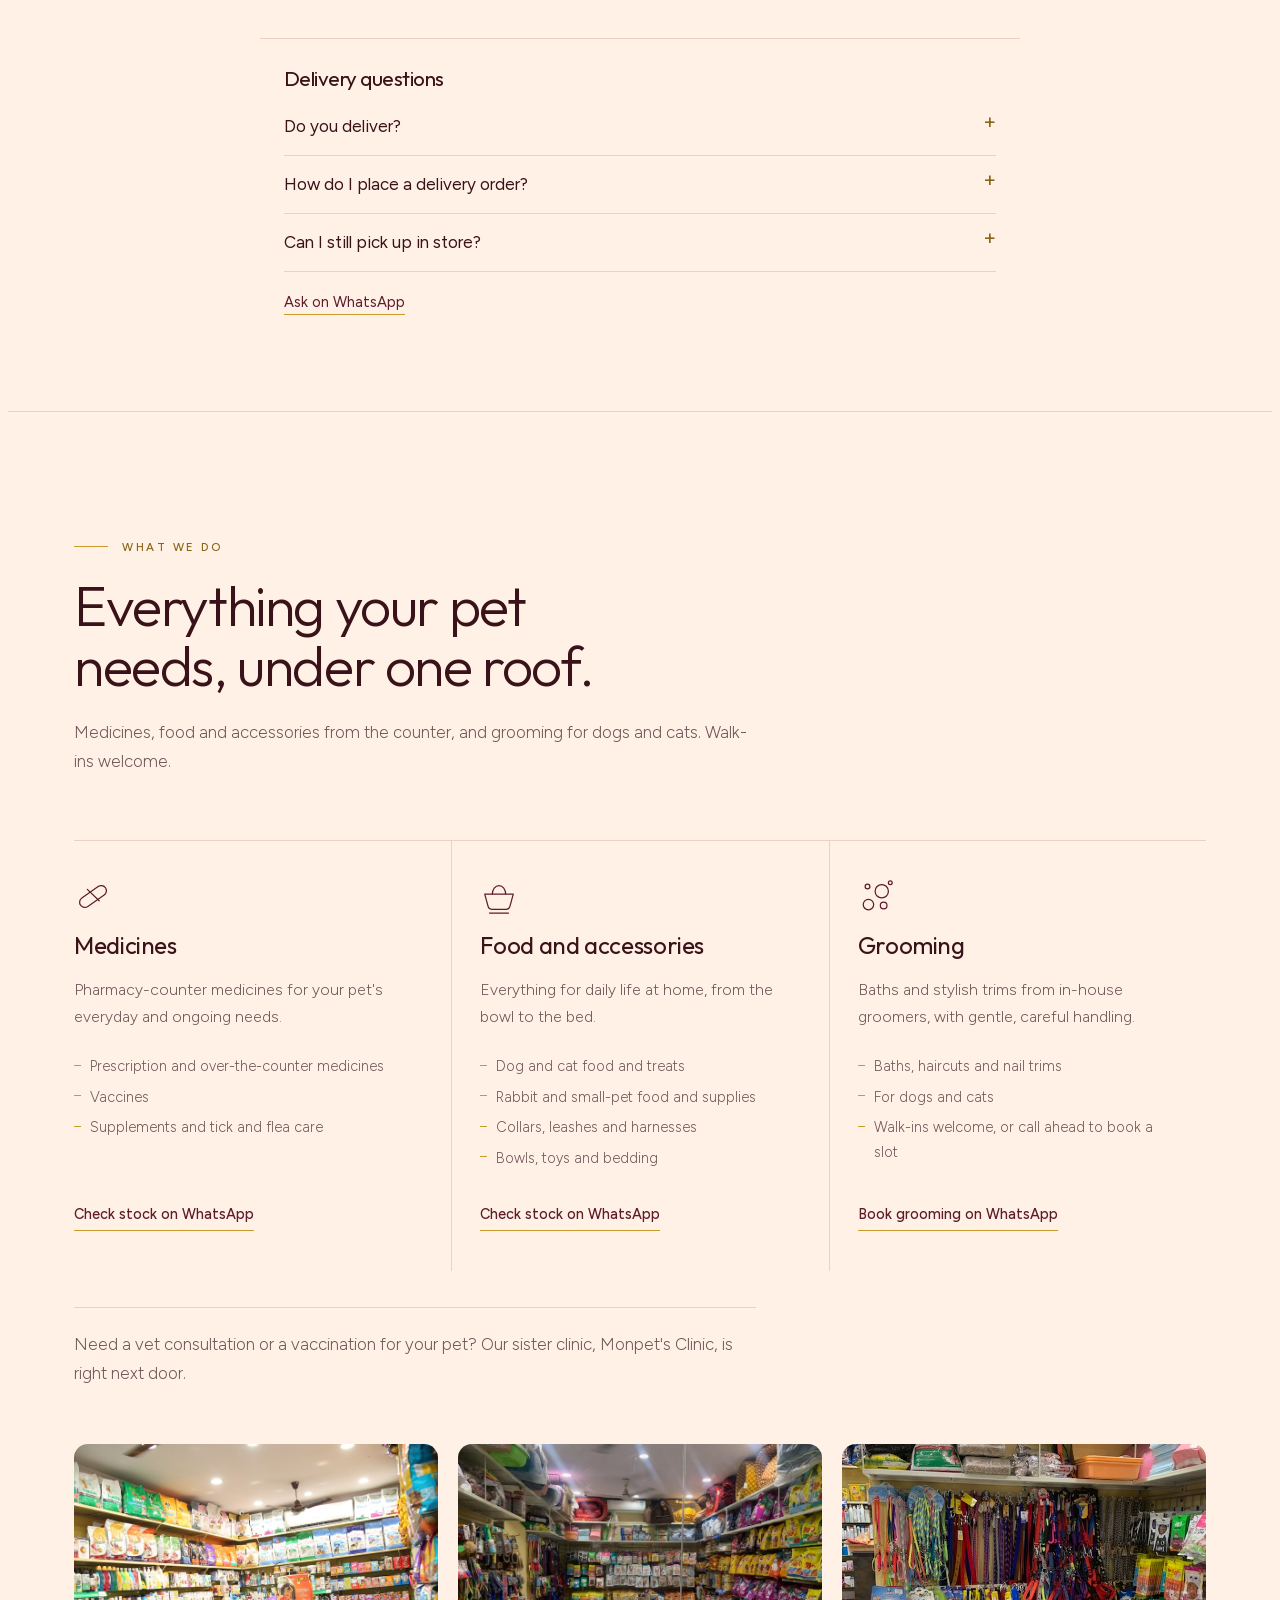
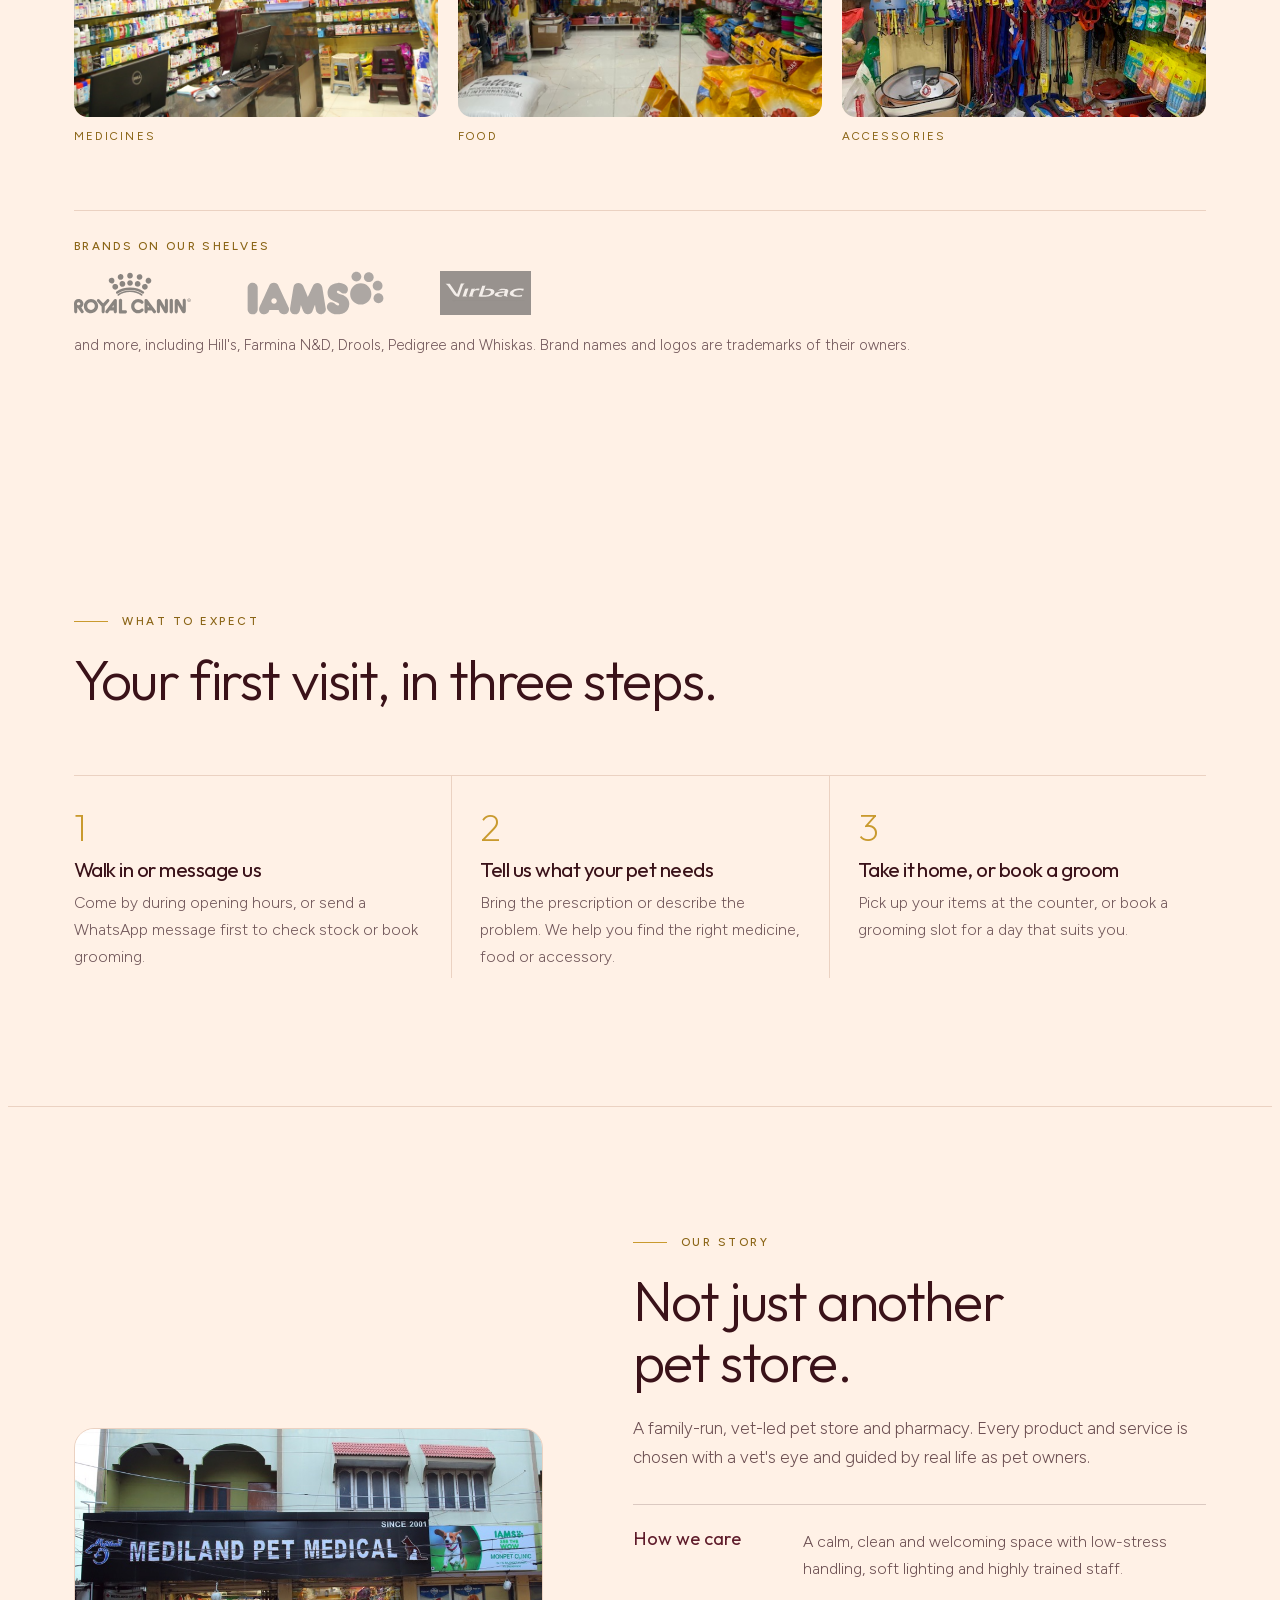
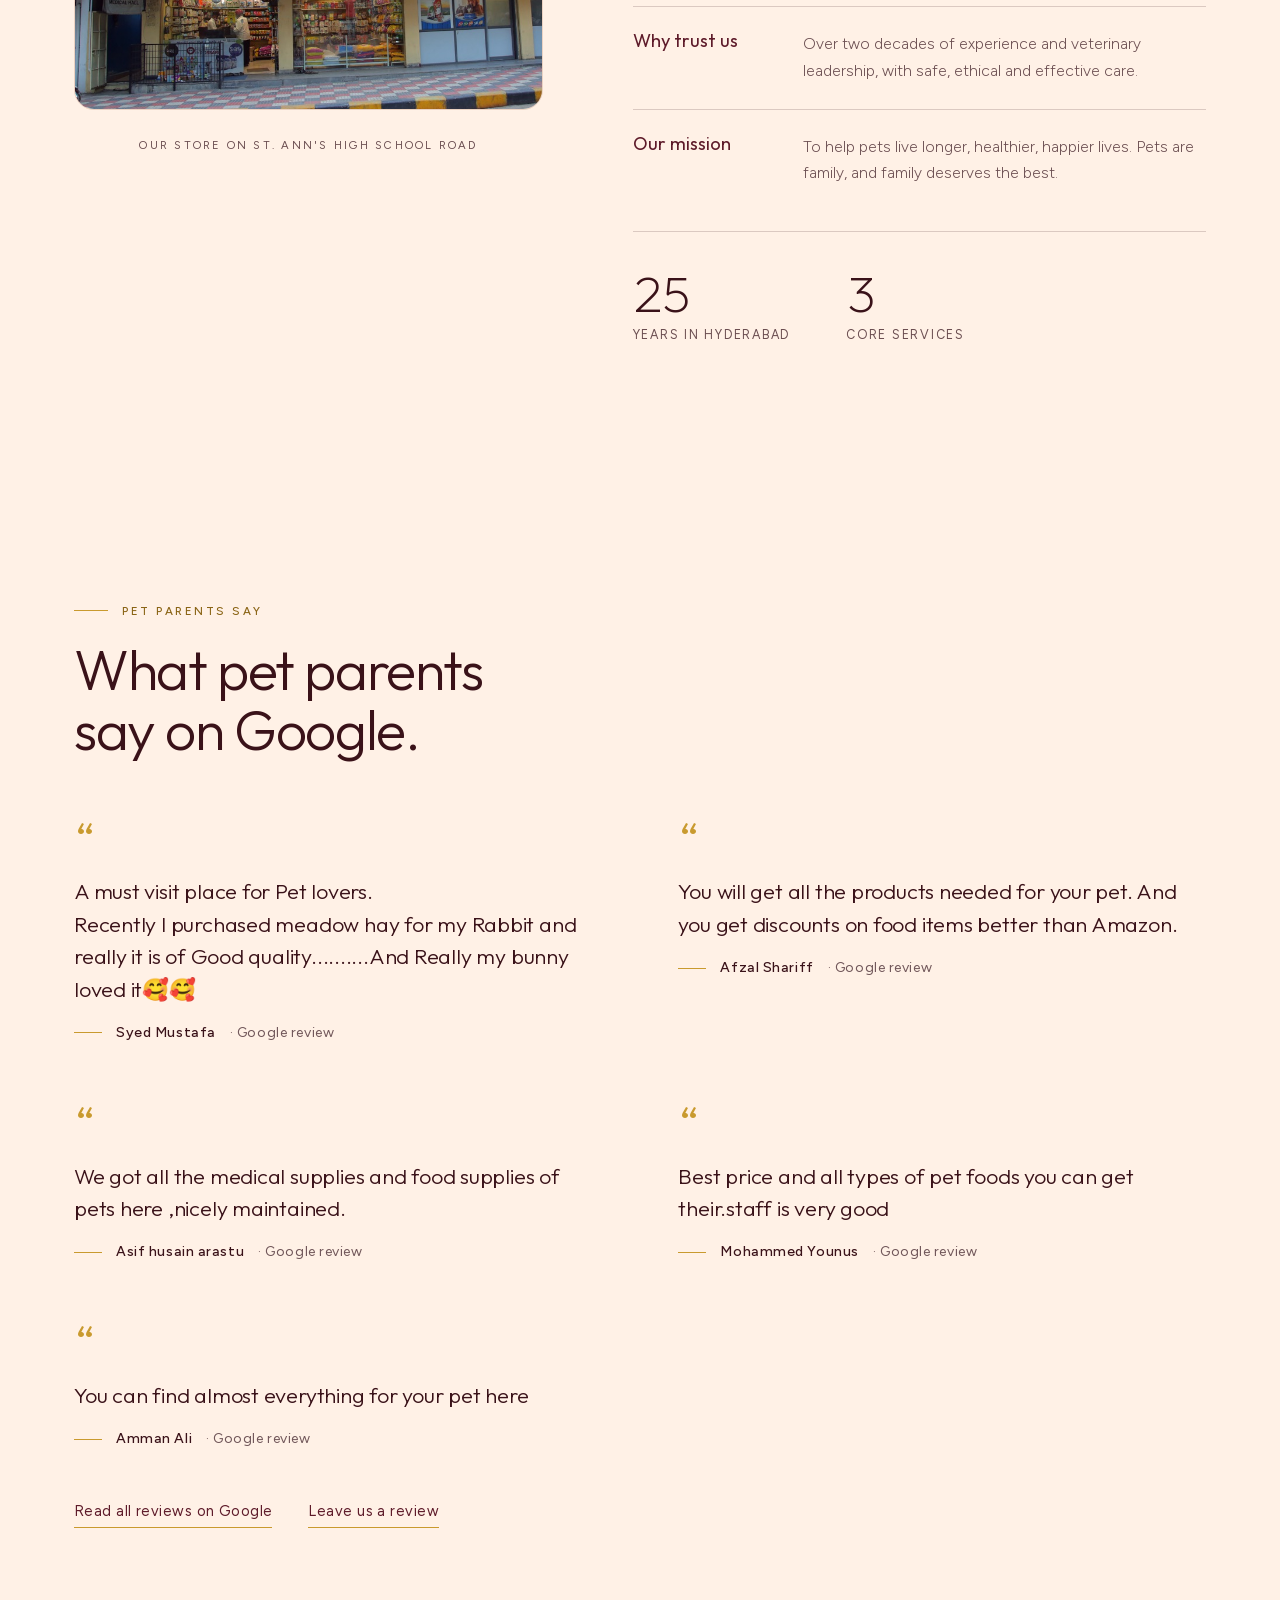
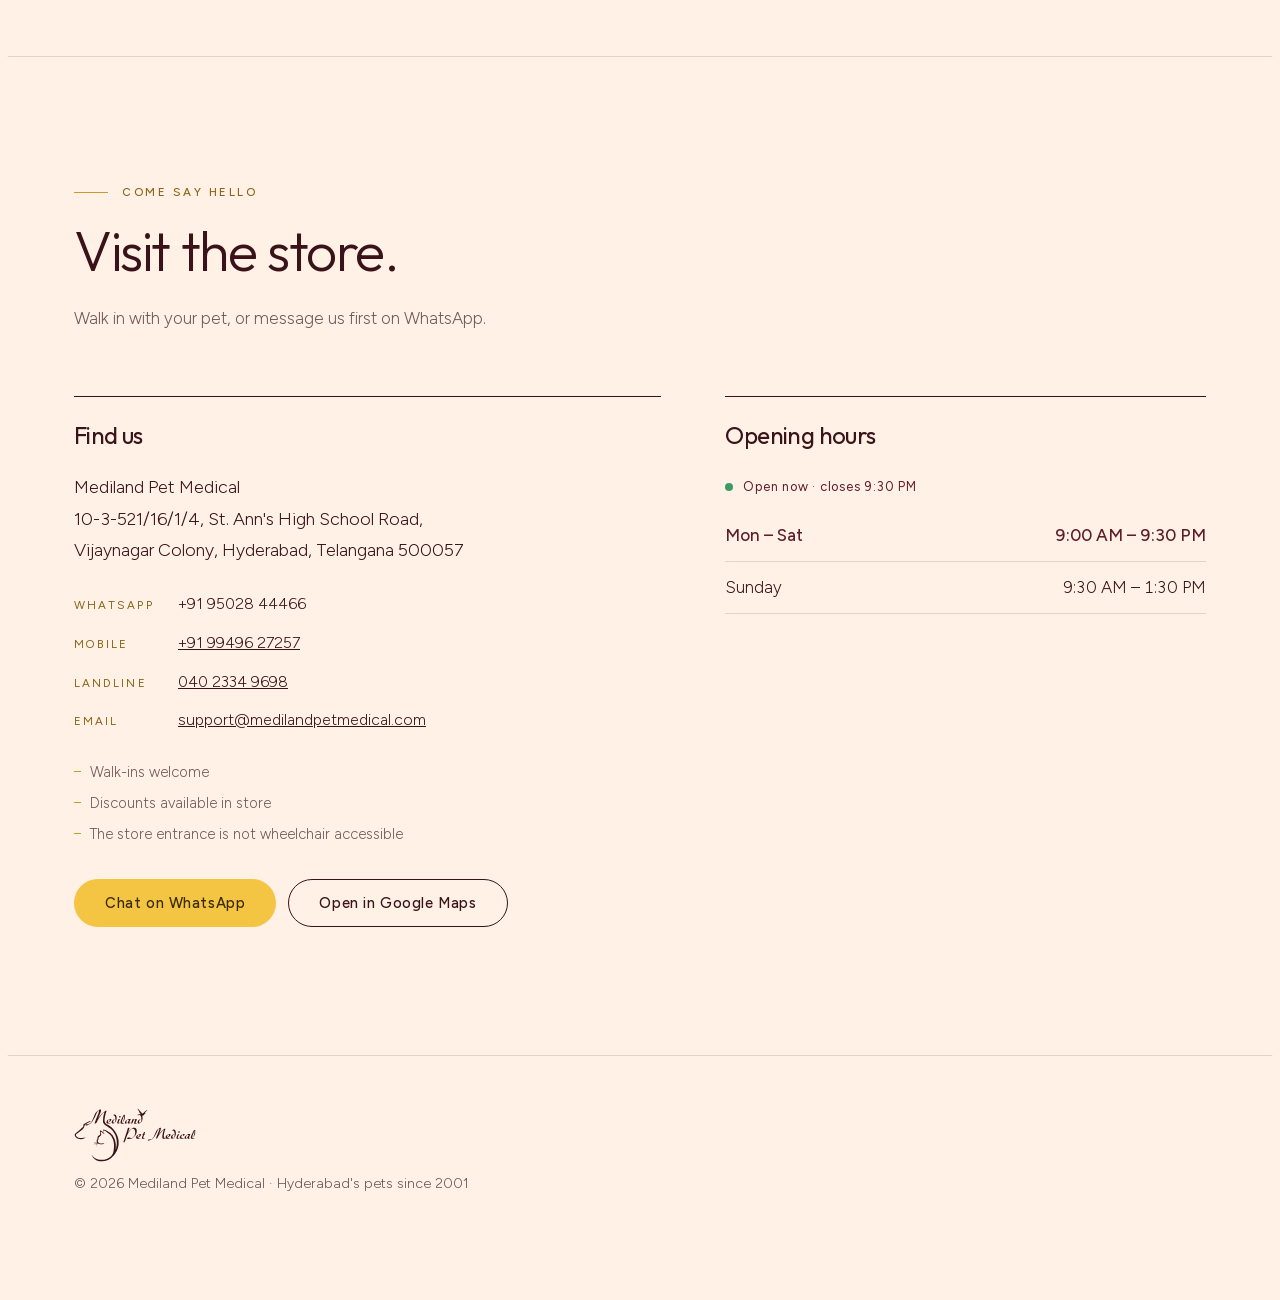
<file: contact/index.html>
<!doctype html><meta charset="utf-8"><title>Mediland Pet Medical</title><meta http-equiv="refresh" content="0;url=/#visit"><link rel="canonical" href="https://medilandpetmedical.com/"><script>location.replace("/#visit")</script><a href="/#visit">Continue to the Mediland Pet Medical site</a>
</file>
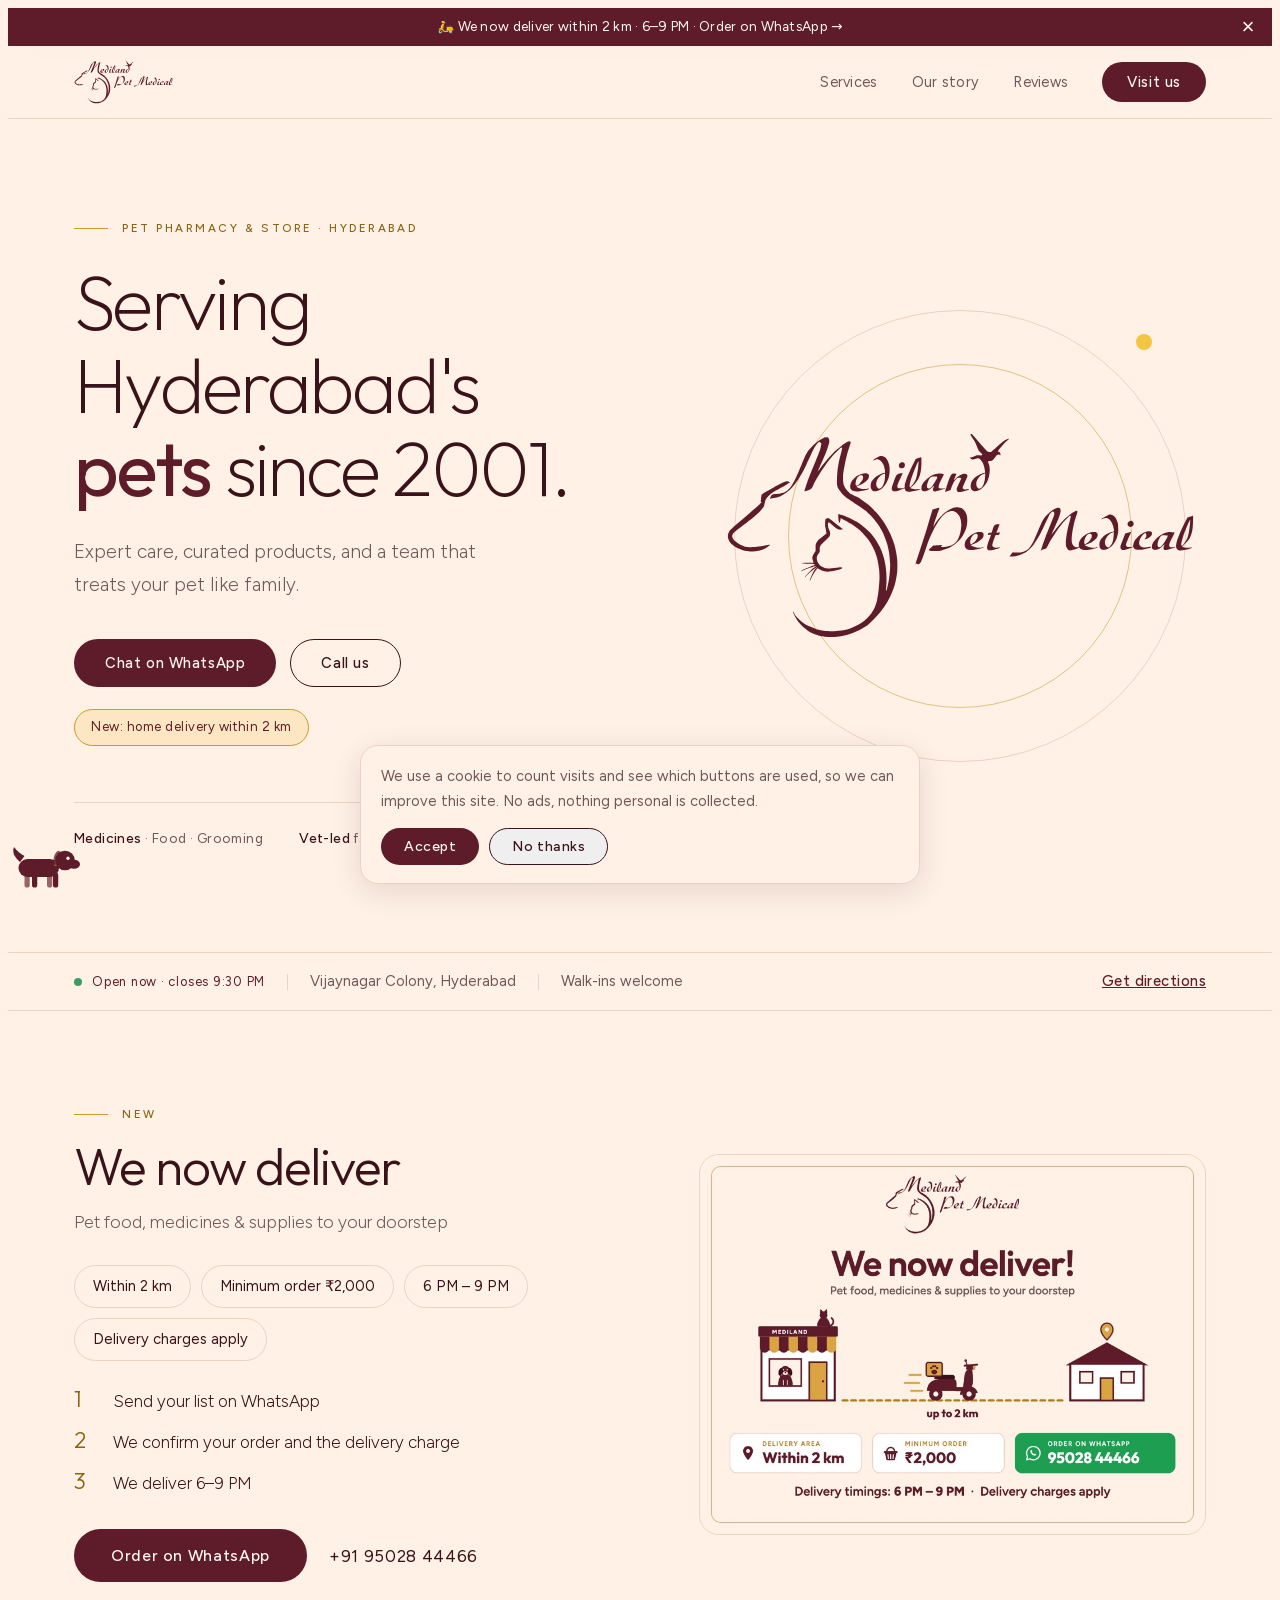
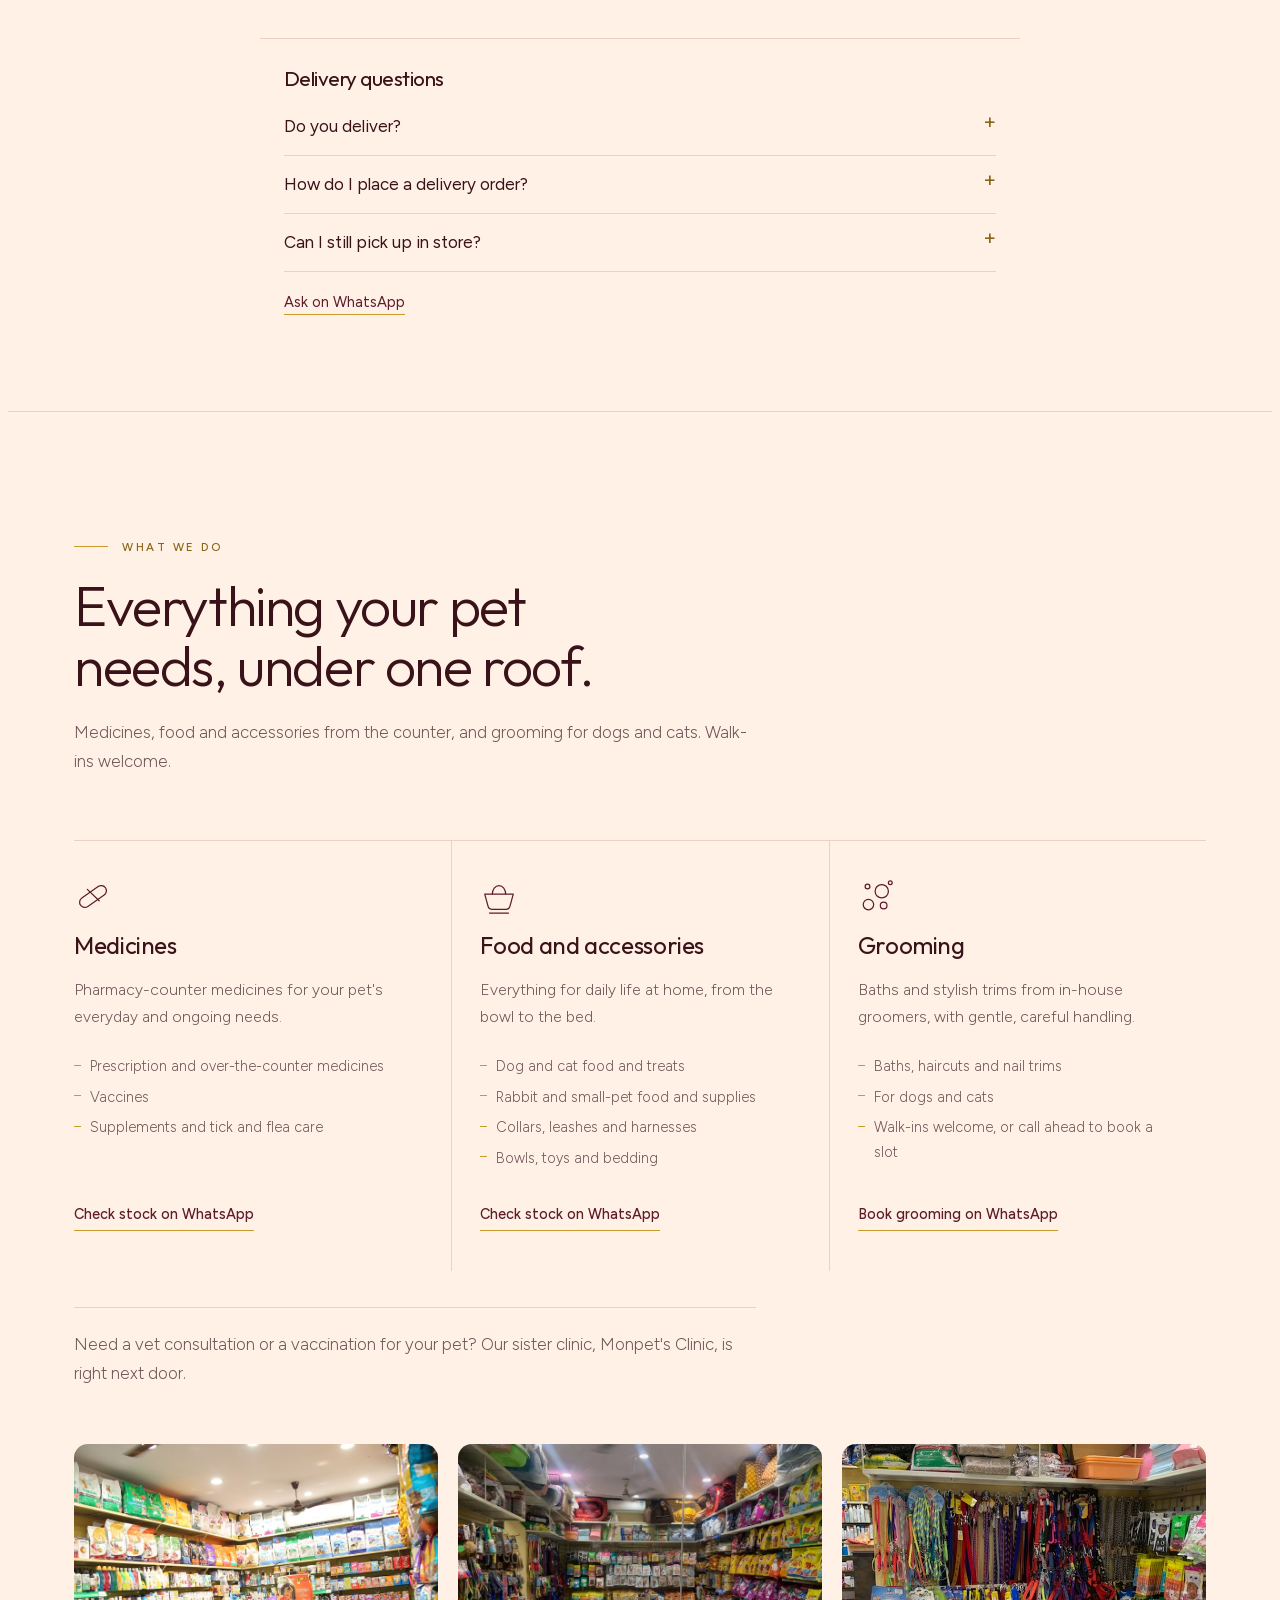
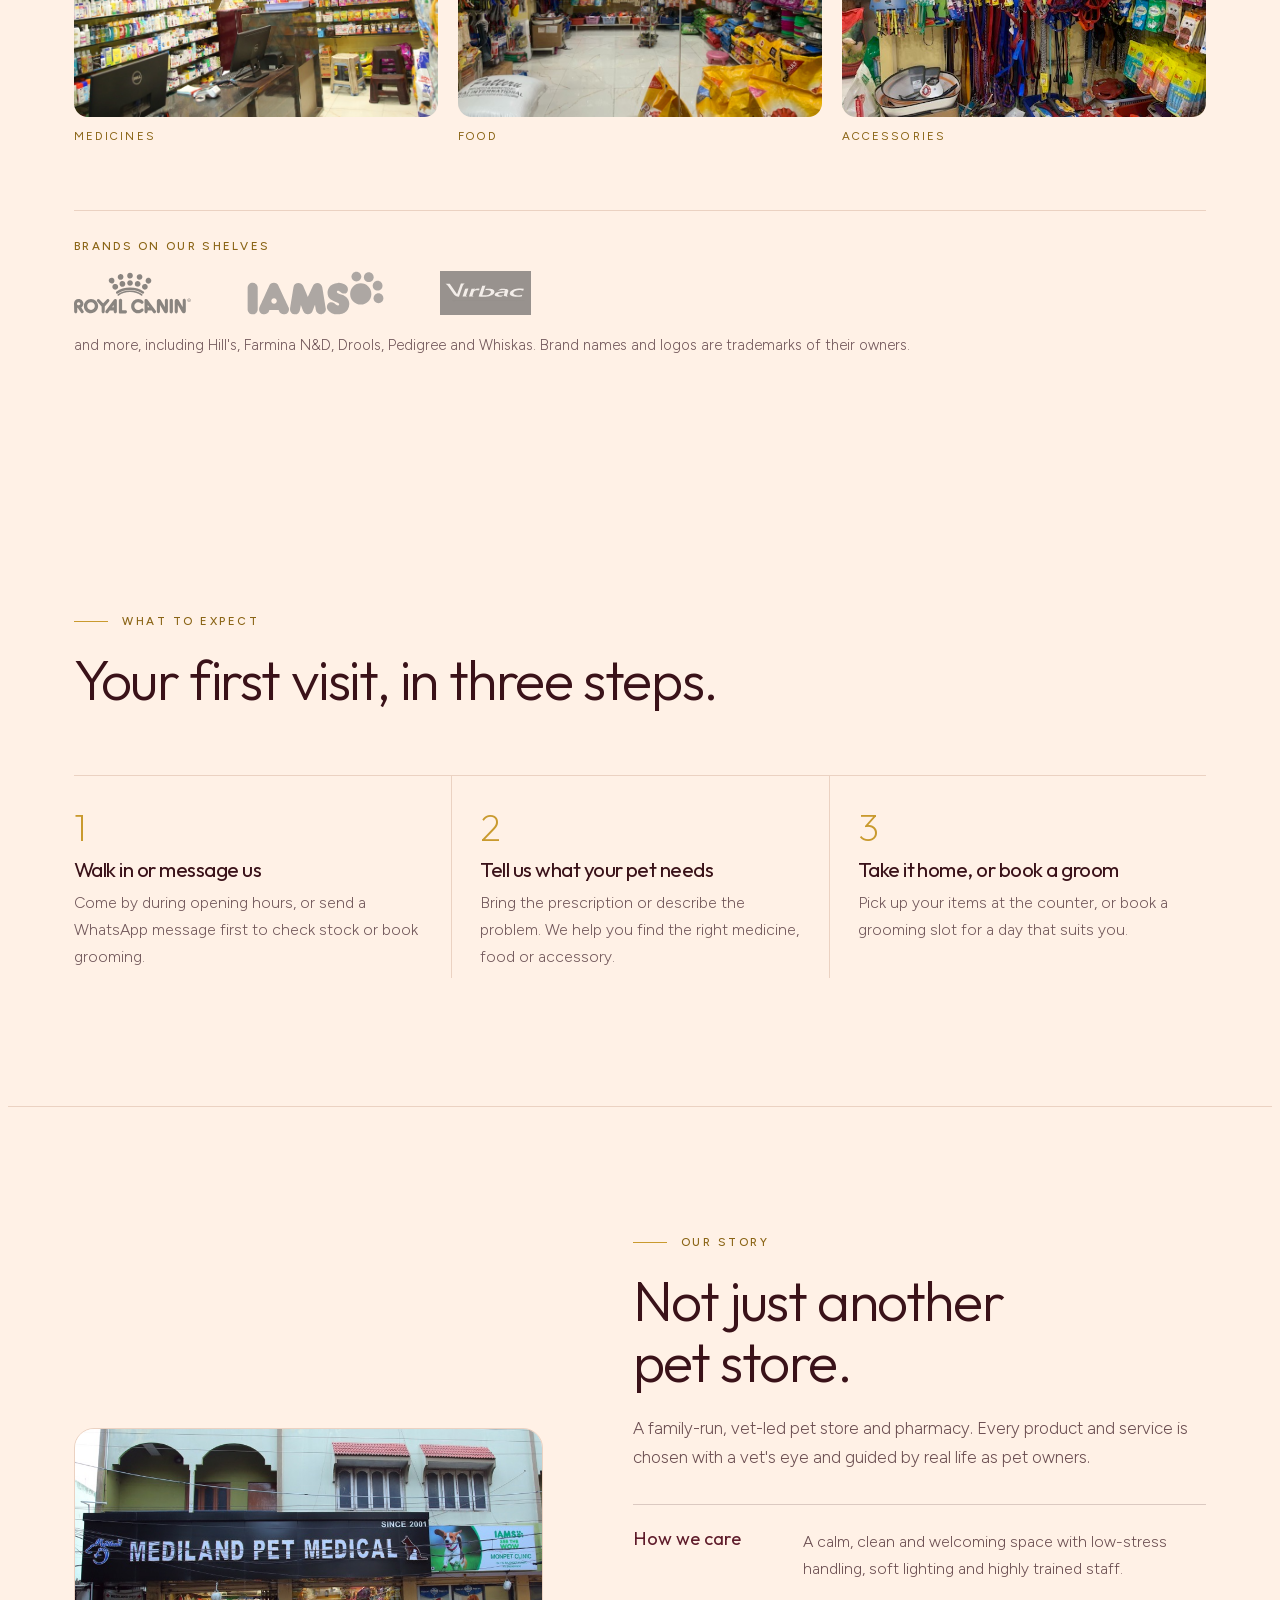
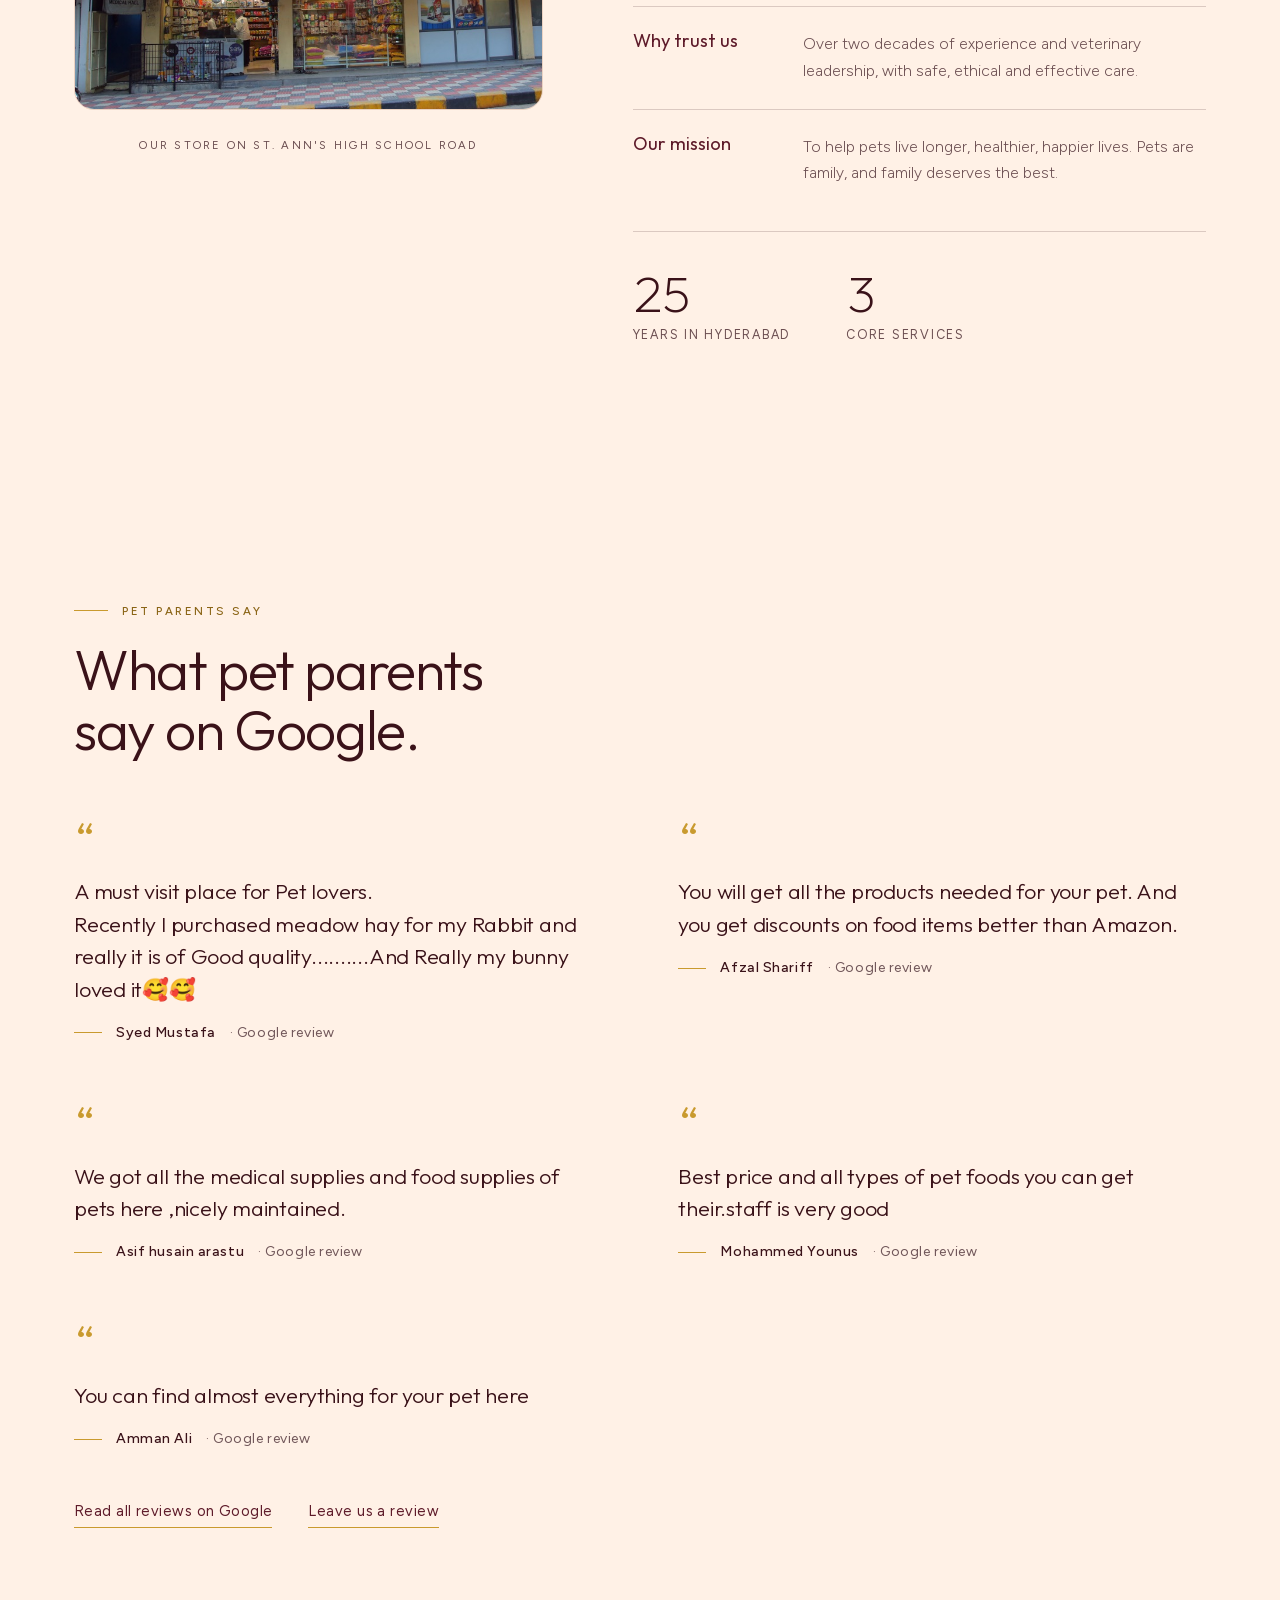
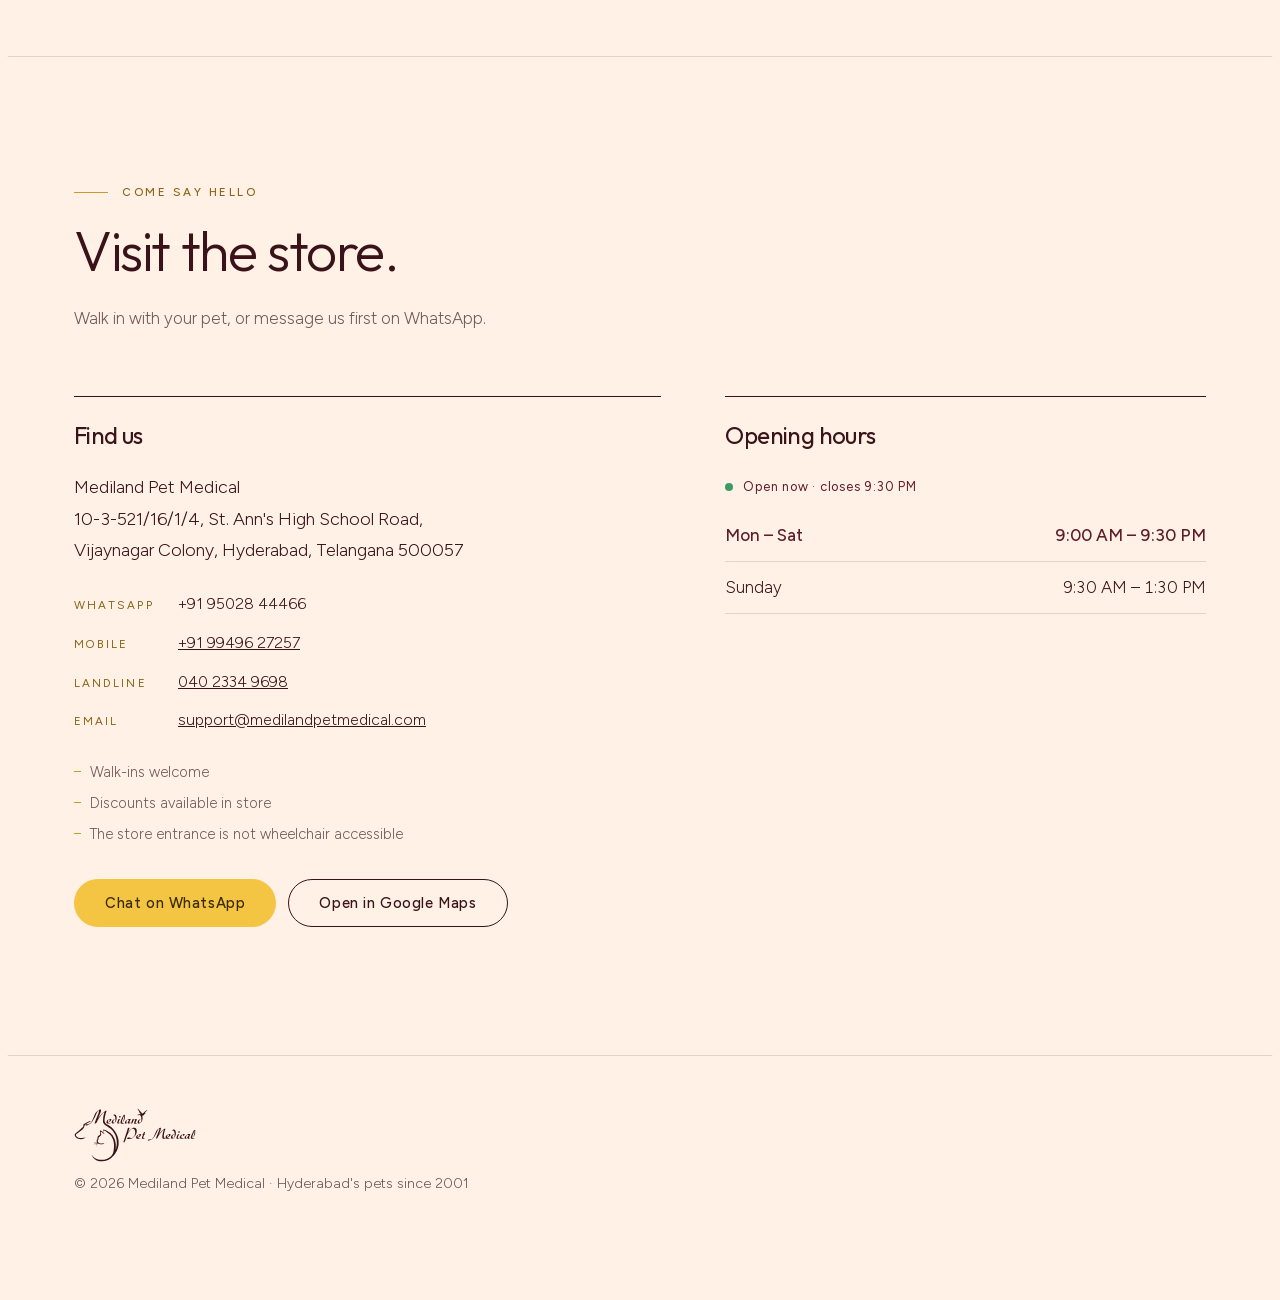
<file: our-services/index.html>
<!doctype html><meta charset="utf-8"><title>Mediland Pet Medical</title><meta http-equiv="refresh" content="0;url=/#services"><link rel="canonical" href="https://medilandpetmedical.com/"><script>location.replace("/#services")</script><a href="/#services">Continue to the Mediland Pet Medical site</a>
</file>
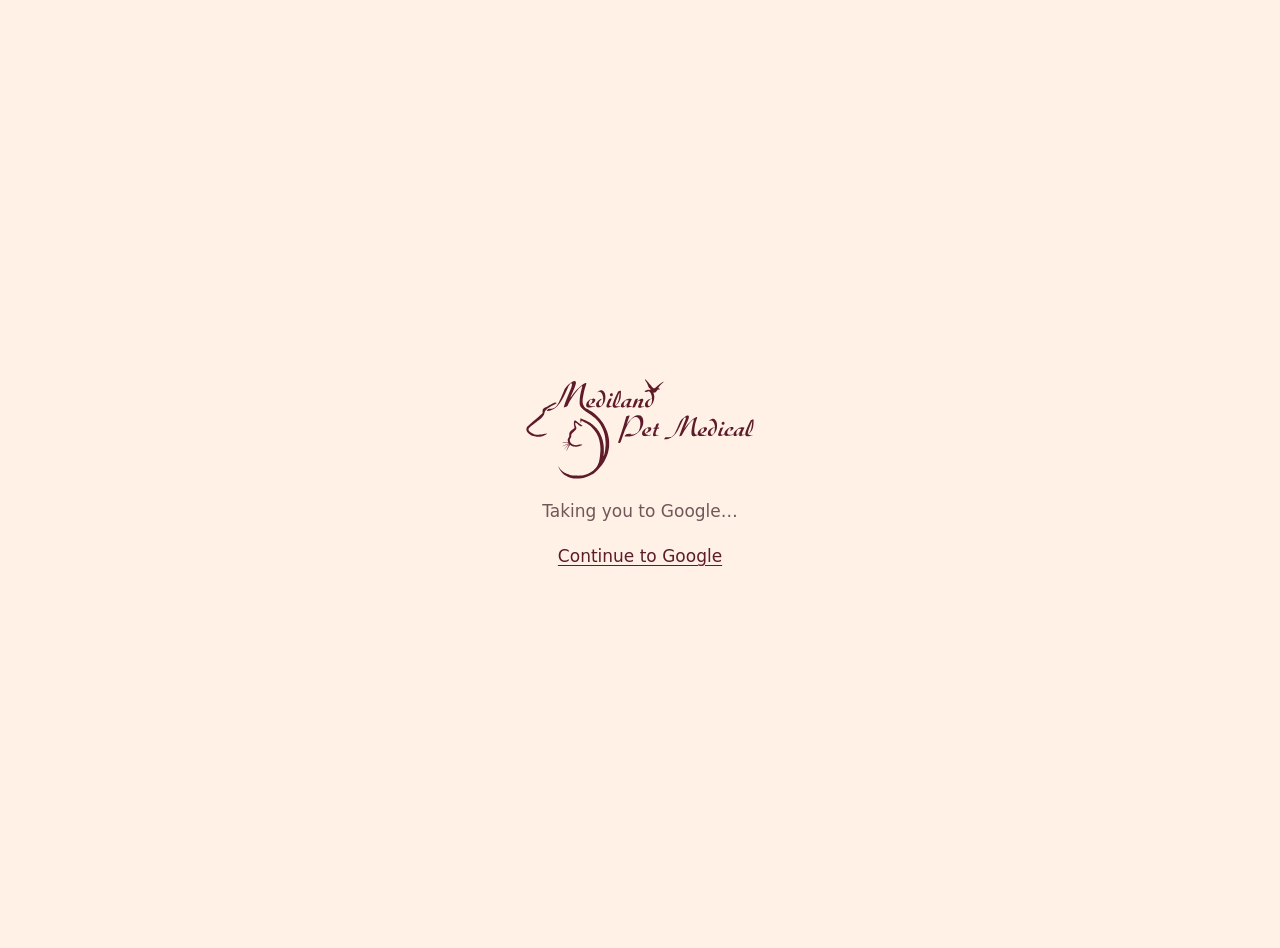
<file: review/index.html>
<!doctype html>
<html lang="en">
<head>
<meta charset="utf-8">
<meta name="viewport" content="width=device-width,initial-scale=1">
<title>Taking you to Google · Mediland Pet Medical</title>
<meta name="robots" content="noindex">
<link rel="icon" href="/favicon.svg" type="image/svg+xml">
<meta name="theme-color" content="#FFF1E6">
<noscript><meta http-equiv="refresh" content="0;url=https://g.page/r/CSKeLwcVHFajEAI/review"></noscript>
<style>html,body{height:100%;margin:0}body{background:#FFF1E6;color:#3A1219;font:300 17px/1.6 system-ui,-apple-system,"Segoe UI",sans-serif;display:grid;place-items:center;text-align:center;padding:24px}main{display:grid;gap:18px;justify-items:center;max-width:380px}.logo{display:block;width:230px;aspect-ratio:979/434;background:#5E1B2A;-webkit-mask:url(/logo.svg) center/contain no-repeat;mask:url(/logo.svg) center/contain no-repeat}p{margin:0;color:#71575A}a{color:#5E1B2A;font-weight:500;text-underline-offset:3px}</style>
</head>
<body>
<main>
<span class="logo" role="img" aria-label="Mediland Pet Medical"></span>
<p>Taking you to Google…</p>
<p><a href="https://g.page/r/CSKeLwcVHFajEAI/review">Continue to Google</a></p>
</main>
<script async src="https://www.googletagmanager.com/gtag/js?id=G-LS9PPFHF1Z"></script>
<script>
window.dataLayer=window.dataLayer||[];function gtag(){dataLayer.push(arguments)}
gtag("consent","default",{analytics_storage:"granted",ad_storage:"denied",ad_user_data:"denied",ad_personalization:"denied"});
gtag("js",new Date());
gtag("config","G-LS9PPFHF1Z",{storage:"none",store_gac:false,client_storage:"none",allow_google_signals:false,allow_ad_personalization_signals:false,send_page_view:false});
function clean(){var h=location.hostname.split("."),ds=[null,location.hostname,"."+location.hostname,"."+h.slice(-2).join(".")];document.cookie.split(";").forEach(function(c){var n=c.split("=")[0].trim();if(n==="_ga"||n.indexOf("_ga_")===0)ds.forEach(function(d){document.cookie=n+"=;expires=Thu, 01 Jan 1970 00:00:00 GMT;path=/"+(d?";domain="+d:"")})})}
var done=false;function go(){if(done)return;done=true;try{clean()}catch(e){}location.replace("https://g.page/r/CSKeLwcVHFajEAI/review")}
gtag("event","review_qr_scan",{placement:"generic",transport_type:"beacon",event_callback:go});
setTimeout(go,1500);
</script>
</body>
</html>
</file>
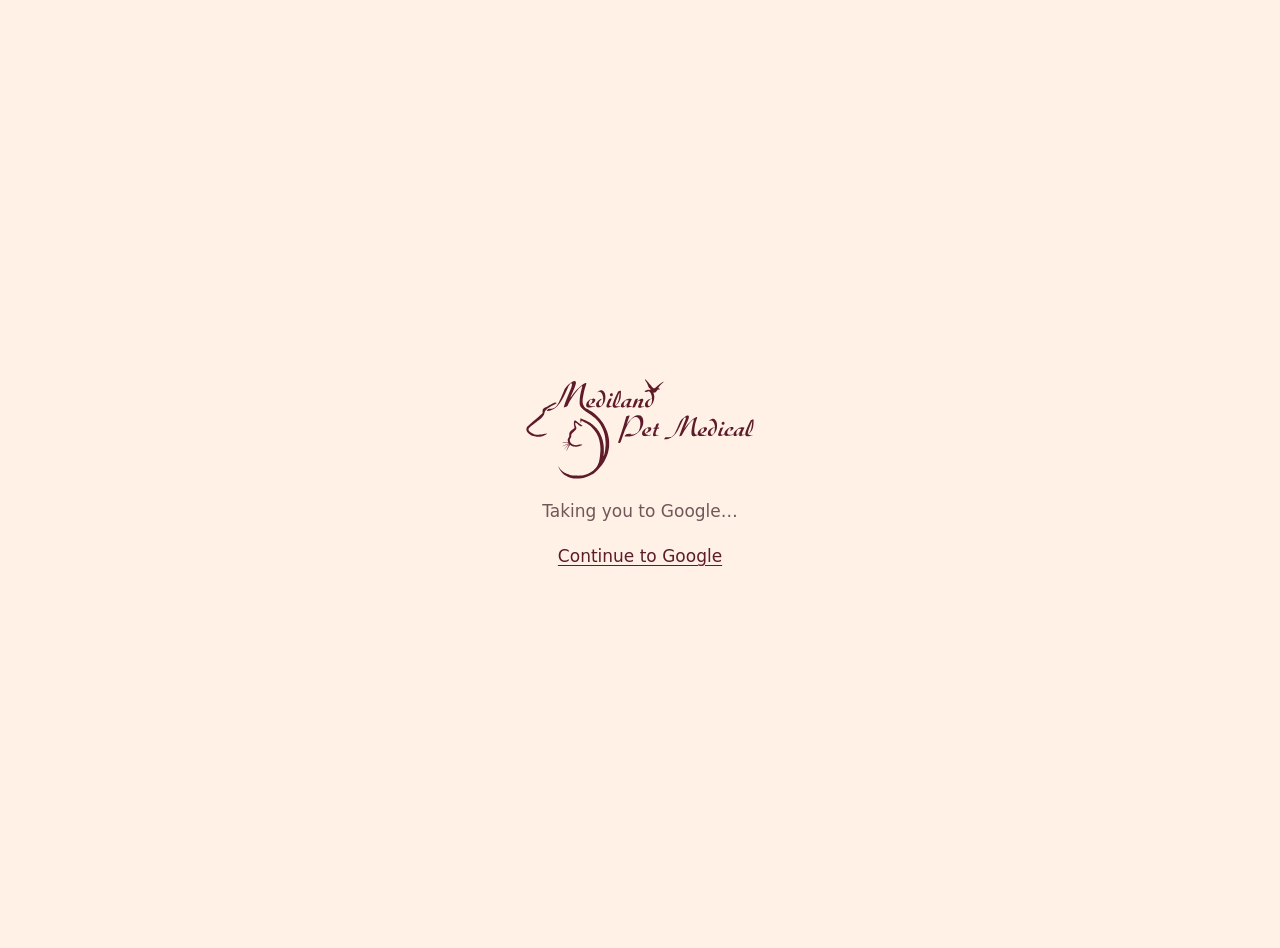
<file: review/bill/index.html>
<!doctype html>
<html lang="en">
<head>
<meta charset="utf-8">
<meta name="viewport" content="width=device-width,initial-scale=1">
<title>Taking you to Google · Mediland Pet Medical</title>
<meta name="robots" content="noindex">
<link rel="icon" href="/favicon.svg" type="image/svg+xml">
<meta name="theme-color" content="#FFF1E6">
<noscript><meta http-equiv="refresh" content="0;url=https://g.page/r/CSKeLwcVHFajEAI/review"></noscript>
<style>html,body{height:100%;margin:0}body{background:#FFF1E6;color:#3A1219;font:300 17px/1.6 system-ui,-apple-system,"Segoe UI",sans-serif;display:grid;place-items:center;text-align:center;padding:24px}main{display:grid;gap:18px;justify-items:center;max-width:380px}.logo{display:block;width:230px;aspect-ratio:979/434;background:#5E1B2A;-webkit-mask:url(/logo.svg) center/contain no-repeat;mask:url(/logo.svg) center/contain no-repeat}p{margin:0;color:#71575A}a{color:#5E1B2A;font-weight:500;text-underline-offset:3px}</style>
</head>
<body>
<main>
<span class="logo" role="img" aria-label="Mediland Pet Medical"></span>
<p>Taking you to Google…</p>
<p><a href="https://g.page/r/CSKeLwcVHFajEAI/review">Continue to Google</a></p>
</main>
<script async src="https://www.googletagmanager.com/gtag/js?id=G-LS9PPFHF1Z"></script>
<script>
window.dataLayer=window.dataLayer||[];function gtag(){dataLayer.push(arguments)}
gtag("consent","default",{analytics_storage:"granted",ad_storage:"denied",ad_user_data:"denied",ad_personalization:"denied"});
gtag("js",new Date());
gtag("config","G-LS9PPFHF1Z",{storage:"none",store_gac:false,client_storage:"none",allow_google_signals:false,allow_ad_personalization_signals:false,send_page_view:false});
function clean(){var h=location.hostname.split("."),ds=[null,location.hostname,"."+location.hostname,"."+h.slice(-2).join(".")];document.cookie.split(";").forEach(function(c){var n=c.split("=")[0].trim();if(n==="_ga"||n.indexOf("_ga_")===0)ds.forEach(function(d){document.cookie=n+"=;expires=Thu, 01 Jan 1970 00:00:00 GMT;path=/"+(d?";domain="+d:"")})})}
var done=false;function go(){if(done)return;done=true;try{clean()}catch(e){}location.replace("https://g.page/r/CSKeLwcVHFajEAI/review")}
gtag("event","review_qr_scan",{placement:"bill",transport_type:"beacon",event_callback:go});
setTimeout(go,1500);
</script>
</body>
</html>
</file>
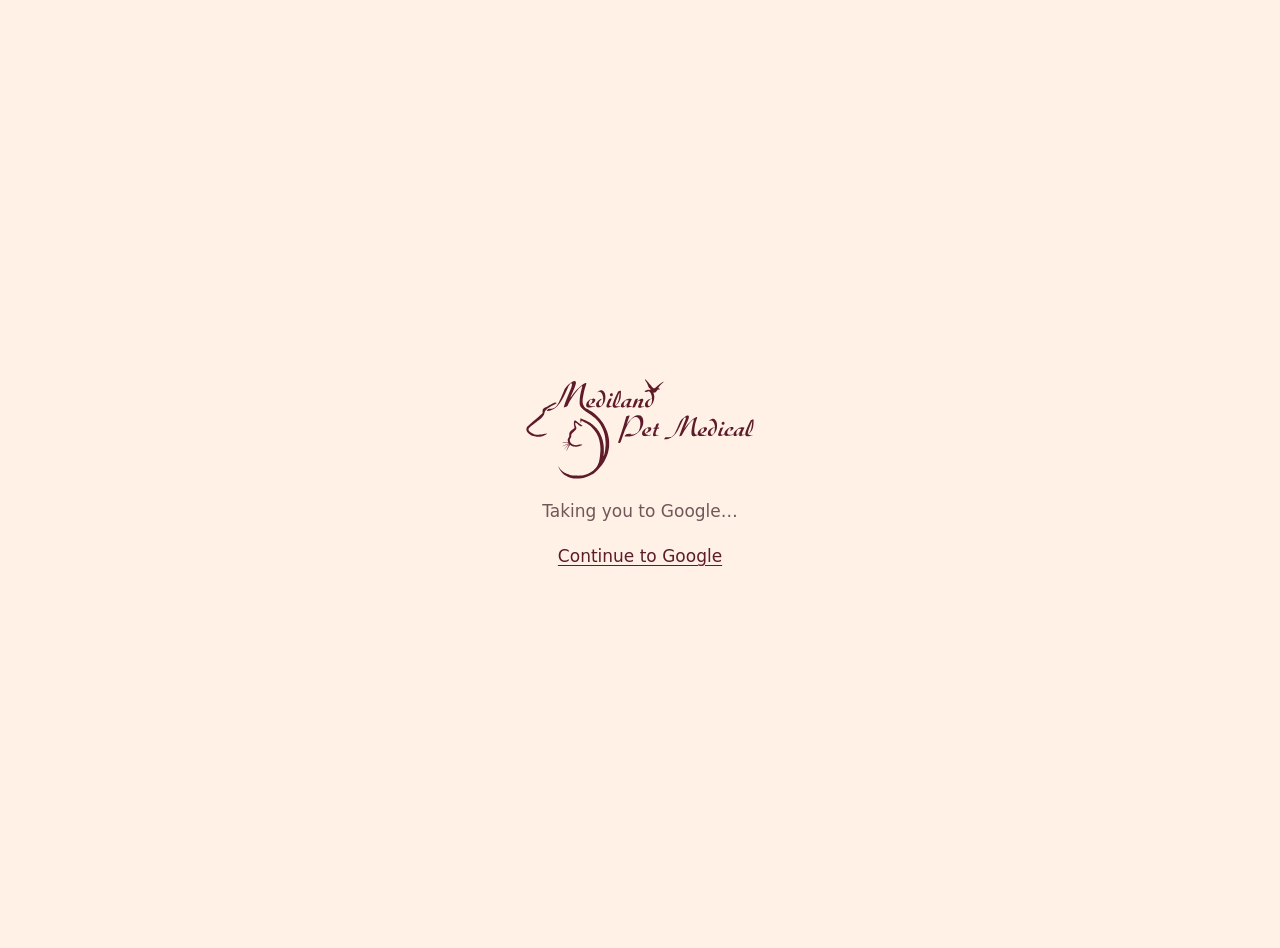
<file: review/counter/index.html>
<!doctype html>
<html lang="en">
<head>
<meta charset="utf-8">
<meta name="viewport" content="width=device-width,initial-scale=1">
<title>Taking you to Google · Mediland Pet Medical</title>
<meta name="robots" content="noindex">
<link rel="icon" href="/favicon.svg" type="image/svg+xml">
<meta name="theme-color" content="#FFF1E6">
<noscript><meta http-equiv="refresh" content="0;url=https://g.page/r/CSKeLwcVHFajEAI/review"></noscript>
<style>html,body{height:100%;margin:0}body{background:#FFF1E6;color:#3A1219;font:300 17px/1.6 system-ui,-apple-system,"Segoe UI",sans-serif;display:grid;place-items:center;text-align:center;padding:24px}main{display:grid;gap:18px;justify-items:center;max-width:380px}.logo{display:block;width:230px;aspect-ratio:979/434;background:#5E1B2A;-webkit-mask:url(/logo.svg) center/contain no-repeat;mask:url(/logo.svg) center/contain no-repeat}p{margin:0;color:#71575A}a{color:#5E1B2A;font-weight:500;text-underline-offset:3px}</style>
</head>
<body>
<main>
<span class="logo" role="img" aria-label="Mediland Pet Medical"></span>
<p>Taking you to Google…</p>
<p><a href="https://g.page/r/CSKeLwcVHFajEAI/review">Continue to Google</a></p>
</main>
<script async src="https://www.googletagmanager.com/gtag/js?id=G-LS9PPFHF1Z"></script>
<script>
window.dataLayer=window.dataLayer||[];function gtag(){dataLayer.push(arguments)}
gtag("consent","default",{analytics_storage:"granted",ad_storage:"denied",ad_user_data:"denied",ad_personalization:"denied"});
gtag("js",new Date());
gtag("config","G-LS9PPFHF1Z",{storage:"none",store_gac:false,client_storage:"none",allow_google_signals:false,allow_ad_personalization_signals:false,send_page_view:false});
function clean(){var h=location.hostname.split("."),ds=[null,location.hostname,"."+location.hostname,"."+h.slice(-2).join(".")];document.cookie.split(";").forEach(function(c){var n=c.split("=")[0].trim();if(n==="_ga"||n.indexOf("_ga_")===0)ds.forEach(function(d){document.cookie=n+"=;expires=Thu, 01 Jan 1970 00:00:00 GMT;path=/"+(d?";domain="+d:"")})})}
var done=false;function go(){if(done)return;done=true;try{clean()}catch(e){}location.replace("https://g.page/r/CSKeLwcVHFajEAI/review")}
gtag("event","review_qr_scan",{placement:"counter",transport_type:"beacon",event_callback:go});
setTimeout(go,1500);
</script>
</body>
</html>
</file>
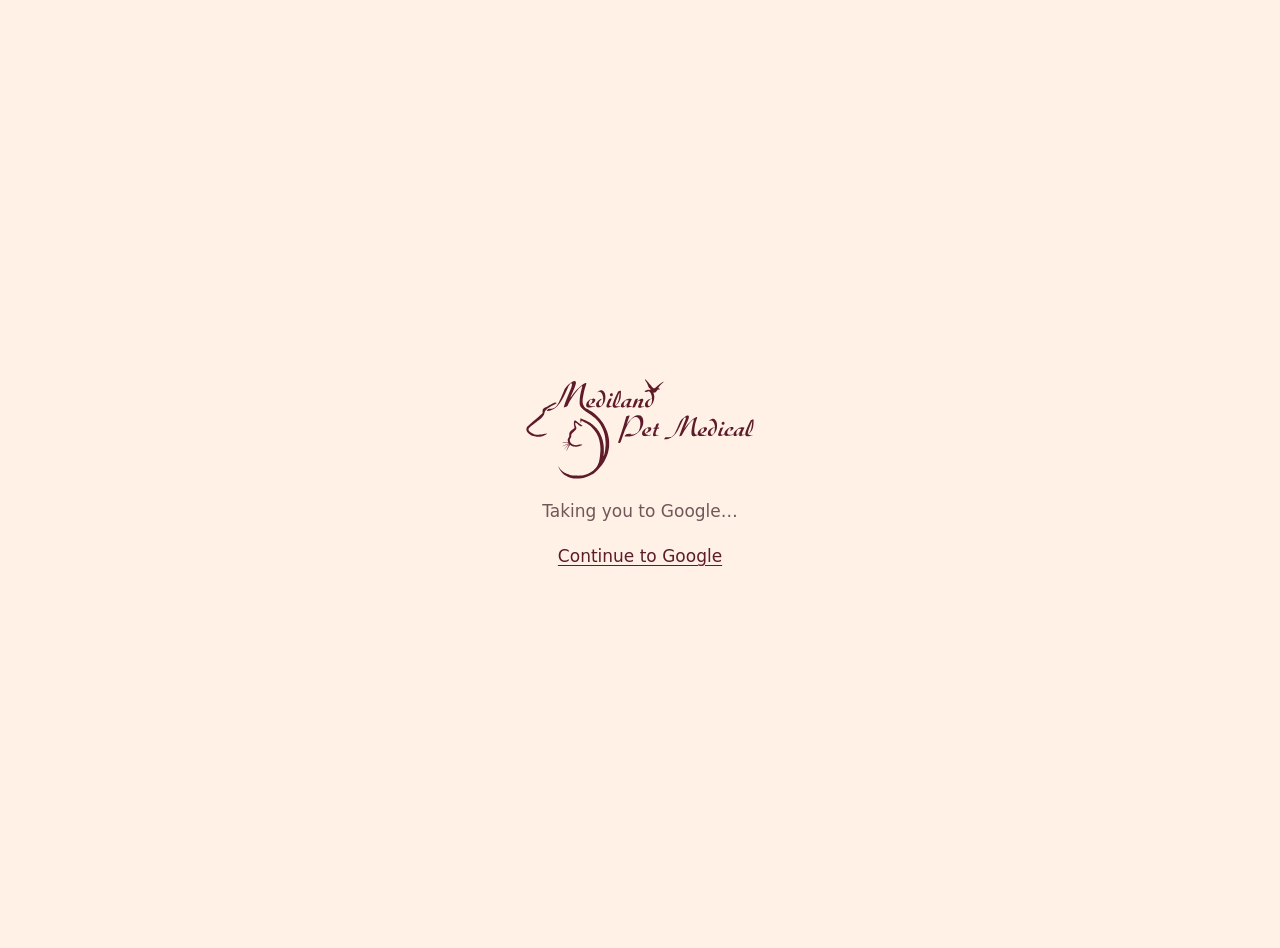
<file: review/grooming/index.html>
<!doctype html>
<html lang="en">
<head>
<meta charset="utf-8">
<meta name="viewport" content="width=device-width,initial-scale=1">
<title>Taking you to Google · Mediland Pet Medical</title>
<meta name="robots" content="noindex">
<link rel="icon" href="/favicon.svg" type="image/svg+xml">
<meta name="theme-color" content="#FFF1E6">
<noscript><meta http-equiv="refresh" content="0;url=https://g.page/r/CSKeLwcVHFajEAI/review"></noscript>
<style>html,body{height:100%;margin:0}body{background:#FFF1E6;color:#3A1219;font:300 17px/1.6 system-ui,-apple-system,"Segoe UI",sans-serif;display:grid;place-items:center;text-align:center;padding:24px}main{display:grid;gap:18px;justify-items:center;max-width:380px}.logo{display:block;width:230px;aspect-ratio:979/434;background:#5E1B2A;-webkit-mask:url(/logo.svg) center/contain no-repeat;mask:url(/logo.svg) center/contain no-repeat}p{margin:0;color:#71575A}a{color:#5E1B2A;font-weight:500;text-underline-offset:3px}</style>
</head>
<body>
<main>
<span class="logo" role="img" aria-label="Mediland Pet Medical"></span>
<p>Taking you to Google…</p>
<p><a href="https://g.page/r/CSKeLwcVHFajEAI/review">Continue to Google</a></p>
</main>
<script async src="https://www.googletagmanager.com/gtag/js?id=G-LS9PPFHF1Z"></script>
<script>
window.dataLayer=window.dataLayer||[];function gtag(){dataLayer.push(arguments)}
gtag("consent","default",{analytics_storage:"granted",ad_storage:"denied",ad_user_data:"denied",ad_personalization:"denied"});
gtag("js",new Date());
gtag("config","G-LS9PPFHF1Z",{storage:"none",store_gac:false,client_storage:"none",allow_google_signals:false,allow_ad_personalization_signals:false,send_page_view:false});
function clean(){var h=location.hostname.split("."),ds=[null,location.hostname,"."+location.hostname,"."+h.slice(-2).join(".")];document.cookie.split(";").forEach(function(c){var n=c.split("=")[0].trim();if(n==="_ga"||n.indexOf("_ga_")===0)ds.forEach(function(d){document.cookie=n+"=;expires=Thu, 01 Jan 1970 00:00:00 GMT;path=/"+(d?";domain="+d:"")})})}
var done=false;function go(){if(done)return;done=true;try{clean()}catch(e){}location.replace("https://g.page/r/CSKeLwcVHFajEAI/review")}
gtag("event","review_qr_scan",{placement:"grooming",transport_type:"beacon",event_callback:go});
setTimeout(go,1500);
</script>
</body>
</html>
</file>
<file: style.css>
/* Mediland Pet Medical: tokens and layout. Edit colours in :root only. */
/* Self-hosted variable fonts (latin subset), downloaded from Google Fonts, SIL Open Font License */
@font-face{font-family:"Outfit";font-style:normal;font-weight:200 500;font-display:swap;src:url(fonts/outfit-latin.woff2) format("woff2")}
@font-face{font-family:"Figtree";font-style:normal;font-weight:300 600;font-display:swap;src:url(fonts/figtree-latin.woff2) format("woff2")}
:root{
  --bg:#FFF1E6; --soft:#FFF1E6; --surface:#FFF1E6; --ink:#3A1219; --muted:#71575A; --line:#EBD2C2;
  --maroon:#5E1B2A; --maroon-ink:#FFF8EE;
  --gold:#C99A2E; --gold-text:#8A6415; --canary:#F4C542;
  --band:#FFF1E6; --band-ink:#3A1219; --band-muted:#6B4E51;
  --font-display:"Outfit","Avenir Next","Helvetica Neue",system-ui,sans-serif;
  --font-body:"Figtree",system-ui,-apple-system,"Segoe UI",sans-serif;
}

*{box-sizing:border-box}
html{scroll-behavior:smooth;scroll-padding-top:80px}
body{background:var(--bg);color:var(--ink);font-family:var(--font-body);font-weight:400;font-size:17px;line-height:1.7;overflow-x:hidden}
@media (hover:hover) and (pointer:fine){
  body{cursor:url("data:image/svg+xml,%3Csvg xmlns='http://www.w3.org/2000/svg' width='30' height='30' viewBox='0 0 32 32'%3E%3Cg fill='%235E1B2A' stroke='%23FFF8EE' stroke-width='1.4'%3E%3Cellipse cx='16' cy='21' rx='8' ry='6.5'/%3E%3Cellipse cx='6.5' cy='13' rx='3' ry='4' transform='rotate(-20 6.5 13)'/%3E%3Cellipse cx='12.5' cy='7.5' rx='3' ry='4.2'/%3E%3Cellipse cx='19.5' cy='7.5' rx='3' ry='4.2'/%3E%3Cellipse cx='25.5' cy='13' rx='3' ry='4' transform='rotate(20 25.5 13)'/%3E%3C/g%3E%3C/svg%3E") 15 15,auto}
  a,button{cursor:pointer}
}
h1,h2,h3{font-family:var(--font-display);font-weight:300;line-height:1.08;letter-spacing:-.025em;text-wrap:balance;margin:0}
p{margin:0}
a{color:inherit}
:focus-visible{outline:2px solid var(--gold);outline-offset:4px;border-radius:4px}
.wrap{width:100%;max-width:1180px;margin-inline:auto;padding-inline:24px}
.eyebrow{font:500 .72rem var(--font-body);letter-spacing:.22em;text-transform:uppercase;color:var(--gold-text);display:flex;align-items:center;gap:14px}
.eyebrow::before{content:"";width:34px;height:1px;background:var(--gold)}
.logo{display:block;background:currentColor;aspect-ratio:979/434;-webkit-mask:url(logo.svg) center/contain no-repeat;mask:url(logo.svg) center/contain no-repeat}
.skip{position:absolute;left:-999px;top:8px;background:var(--maroon);color:var(--maroon-ink);padding:10px 18px;border-radius:99px;z-index:50}
.skip:focus{left:8px}

/* header */
header.top{position:sticky;top:env(safe-area-inset-top,0px);z-index:20;background:color-mix(in srgb,var(--bg) 90%,transparent);
  backdrop-filter:blur(12px);border-bottom:1px solid var(--line)}
header.top .wrap{display:flex;align-items:center;justify-content:space-between;gap:16px;height:72px}
.brand{color:var(--maroon);text-decoration:none;display:flex}
.brand .logo{height:44px}
nav{display:flex;align-items:center;gap:34px;font-size:.9rem;font-weight:400;letter-spacing:.02em}
nav a{text-decoration:none;color:var(--muted);transition:color .2s}
nav a:hover{color:var(--ink)}
.btn{display:inline-flex;align-items:center;justify-content:center;gap:8px;font:500 .92rem var(--font-body);letter-spacing:.04em;
  padding:14px 30px;border-radius:999px;border:1px solid transparent;text-decoration:none;transition:background .25s,color .25s,border-color .25s}
.btn-primary{background:var(--maroon);color:var(--maroon-ink)}
.btn-primary:hover{background:var(--ink);color:var(--bg)}
.btn-line{border-color:var(--ink);color:var(--ink)}
.btn-line:hover{background:var(--ink);color:var(--bg)}
.btn-gold{background:var(--canary);color:#3A2A00}
.btn-gold:hover{filter:brightness(1.06)}
nav .btn{padding:10px 24px}
@media (max-width:760px){nav a.hide-s{display:none}}

/* hero */
.hero{padding-block:clamp(48px,8vw,110px) clamp(56px,8vw,110px);overflow:hidden}
.hero .wrap{display:grid;grid-template-columns:1.1fr .9fr;align-items:center;gap:40px}
.hero h1{font-size:clamp(2.6rem,6vw,4.9rem);font-weight:200;margin-block:26px 26px;letter-spacing:-.035em}
.hero h1 b{font-weight:400;color:var(--maroon)}
.hero p.lede{font-size:clamp(1.02rem,1.6vw,1.2rem);font-weight:300;color:var(--muted);max-width:36ch}
.cta-row{display:flex;flex-wrap:wrap;gap:14px;margin-top:38px}
.hero-art{position:relative;min-width:0;display:grid;place-items:center;aspect-ratio:1/1;max-width:520px;margin-inline:auto;width:100%}
.hero-art .ring{position:absolute;inset:4%;border:1px solid var(--line);border-radius:50%}
.hero-art .ring.r2{inset:15%;border-color:var(--gold);opacity:.55}
.hero-art .disc{position:absolute;width:62%;aspect-ratio:1;border-radius:50%;background:var(--soft)}
.hero-art .logo{position:relative;width:96%;color:var(--maroon)}
.hero-art .sun{position:absolute;top:9%;right:11%;width:16px;height:16px;border-radius:50%;background:var(--canary)}
.hero-facts{display:flex;flex-wrap:wrap;gap:8px 36px;margin-top:56px;padding-top:24px;border-top:1px solid var(--line);font-size:.86rem;color:var(--muted);letter-spacing:.03em}
.hero-facts b{font-weight:500;color:var(--ink)}
@media (max-width:860px){.hero .wrap{grid-template-columns:1fr}.hero-art{max-width:230px;order:-1}}

section{padding-block:clamp(72px,10vw,132px)}
.sec-head{display:grid;gap:22px;max-width:680px;margin-bottom:64px}
.sec-head h2{font-size:clamp(2.1rem,4.6vw,3.5rem)}
.sec-head p{color:var(--muted);font-weight:300;font-size:1.06rem}

/* services */
.services{display:grid;grid-template-columns:repeat(4,1fr);border-top:1px solid var(--line)}
.svc{padding:36px 28px 40px 0;display:flex;flex-direction:column;gap:18px;min-width:0;position:relative}
.svc + .svc{padding-left:28px;border-left:1px solid var(--line)}
.svc::before{content:"";position:absolute;left:0;top:-1px;height:1px;width:0;background:var(--gold);transition:width .5s}
.svc + .svc::before{left:0}
.svc:hover::before{width:100%}
.svc svg{width:38px;height:38px;color:var(--maroon)}
.svc h3{font-size:1.5rem;font-weight:400;letter-spacing:-.015em}
.svc p{color:var(--muted);font-weight:300;font-size:.98rem}
@media (max-width:980px){
  .services{grid-template-columns:repeat(2,1fr)}
  .svc,.svc + .svc{padding:32px 24px 36px 0;border-left:0;border-bottom:1px solid var(--line)}
  .svc:nth-child(even){padding-left:24px;border-left:1px solid var(--line)}
}
@media (max-width:520px){
  .services{grid-template-columns:1fr}
  .svc,.svc + .svc,.svc:nth-child(even){padding:28px 0;border-left:0}
}

/* story */
.story{background:var(--band);color:var(--band-ink)}
.story .eyebrow{color:var(--gold-text)}
.story .eyebrow::before{background:var(--gold)}
.story .sec-head p{color:var(--band-muted)}
.story-grid{display:grid;grid-template-columns:.9fr 1.1fr;gap:clamp(36px,7vw,96px);align-items:center}
.shop-art{position:relative;min-width:0;border:1px solid color-mix(in srgb,var(--band-ink) 20%,transparent);border-radius:220px 220px 20px 20px;padding:44px 28px 28px}
.shop-art svg{width:100%;height:auto;display:block}
.shop-art .tag{display:block;text-align:center;margin-top:16px;font-size:.7rem;letter-spacing:.2em;text-transform:uppercase;color:var(--band-muted)}
.pillars{display:grid;gap:0}
.pillar{padding:24px 0;border-top:1px solid color-mix(in srgb,var(--band-ink) 18%,transparent);display:grid;grid-template-columns:150px 1fr;gap:20px}
.pillar h3{font-size:1.15rem;font-weight:400;color:var(--maroon);letter-spacing:0}
.pillar p{color:var(--band-muted);font-weight:300;font-size:.98rem}
.stats{display:flex;flex-wrap:wrap;gap:20px 56px;padding-top:36px;border-top:1px solid color-mix(in srgb,var(--band-ink) 18%,transparent)}
.stat b{display:block;font:200 3.2rem/1 var(--font-display);letter-spacing:-.03em;font-variant-numeric:tabular-nums}
.stat span{font-size:.78rem;letter-spacing:.14em;text-transform:uppercase;color:var(--band-muted)}
@media (max-width:900px){.story-grid{grid-template-columns:1fr}.shop-art{max-width:420px;margin-inline:auto;width:100%}}
@media (max-width:520px){.pillar{grid-template-columns:1fr;gap:6px}}

/* reviews */
.reviews{display:grid;grid-template-columns:repeat(2,1fr);gap:clamp(28px,6vw,80px)}
.quote{margin:0;display:flex;flex-direction:column;gap:26px;min-width:0}
.quote .mark{font:200 5rem/.6 var(--font-display);color:var(--gold)}
.quote p{font:300 clamp(1.25rem,2.2vw,1.6rem)/1.5 var(--font-display);letter-spacing:-.01em}
.quote footer{display:flex;align-items:center;gap:14px;font-size:.88rem;letter-spacing:.04em;color:var(--muted)}
.quote footer::before{content:"";width:28px;height:1px;background:var(--gold)}
.quote footer b{font-weight:500;color:var(--ink)}
@media (max-width:760px){.reviews{grid-template-columns:1fr;gap:56px}}

/* visit */
.visit{background:var(--soft)}
.visit-grid{display:grid;grid-template-columns:1.1fr .9fr;gap:clamp(28px,5vw,72px)}
.panel{min-width:0;border-top:1px solid var(--ink);padding-top:26px}
.panel h3{font-size:1.5rem;font-weight:400;margin-bottom:22px}
.addr{font-style:normal;font-weight:300;font-size:1.12rem;line-height:1.75}
.contact-list{display:grid;gap:12px;margin:26px 0 0;font-size:.98rem}
.contact-list div{display:flex;gap:14px;flex-wrap:wrap;align-items:baseline}
.contact-list dt{font-size:.72rem;letter-spacing:.18em;text-transform:uppercase;color:var(--gold-text);min-width:90px}
.contact-list dd{margin:0;min-width:0;overflow-wrap:anywhere;font-weight:300}
.ph{font-size:.66rem;font-weight:600;letter-spacing:.1em;text-transform:uppercase;background:var(--canary);color:#3A2A00;border-radius:99px;padding:2px 10px;margin-left:8px}
.btns{display:flex;flex-wrap:wrap;gap:12px;margin-top:32px}
.hours{list-style:none;margin:0;padding:0}
.hours li{display:flex;justify-content:space-between;gap:12px;padding:11px 0;border-bottom:1px solid var(--line);font-weight:300;font-variant-numeric:tabular-nums}
.hours li.today{font-weight:500;color:var(--maroon)}
.badge{display:inline-flex;align-items:center;gap:10px;font-size:.8rem;letter-spacing:.06em;color:var(--maroon);margin-bottom:12px}
.badge i{width:8px;height:8px;border-radius:50%;background:var(--gold)}
.badge.open i{background:#3E9B62;animation:pulse 2s infinite}
@keyframes pulse{50%{opacity:.3}}
@media (max-width:820px){.visit-grid{grid-template-columns:1fr}}

footer.site{background:var(--band);color:var(--band-ink);padding-block:52px 96px}
footer.site .wrap{display:flex;flex-wrap:wrap;gap:28px 48px;justify-content:space-between;align-items:center}
footer.site .logo{height:54px;color:var(--band-ink)}
footer.site small{display:block;margin-top:10px;color:var(--band-muted);font-weight:300}
.social{display:flex;gap:26px;flex-wrap:wrap;font-size:.86rem;letter-spacing:.08em;text-transform:uppercase}
.social a{text-decoration:none;color:var(--band-ink);padding-bottom:3px;border-bottom:1px solid var(--gold)}

/* walking dog + paw trail */
#walker{display:none;position:fixed;left:0;bottom:calc(8px + env(safe-area-inset-bottom,0px));width:72px;z-index:15;pointer-events:none;will-change:transform;color:var(--maroon)}
#walker svg{width:100%;height:auto;display:block;overflow:visible}
#walker .leg{transform-box:fill-box;transform-origin:50% 8%}
#walker.walking .l1,#walker.walking .l4{animation:step .32s ease-in-out infinite alternate}
#walker.walking .l2,#walker.walking .l3{animation:step .32s ease-in-out infinite alternate-reverse}
#walker .tail{transform-box:fill-box;transform-origin:90% 90%}
#walker.walking .tail{animation:wag .25s ease-in-out infinite alternate}
#walker.walking svg{animation:bob .32s ease-in-out infinite alternate}
@keyframes step{from{transform:rotate(-24deg)}to{transform:rotate(24deg)}}
@keyframes wag{from{transform:rotate(-12deg)}to{transform:rotate(16deg)}}
@keyframes bob{from{transform:translateY(0)}to{transform:translateY(-3px)}}
.trail{position:fixed;width:20px;height:20px;pointer-events:none;z-index:30;opacity:0;
  background:url("data:image/svg+xml,%3Csvg xmlns='http://www.w3.org/2000/svg' viewBox='0 0 32 32'%3E%3Cg fill='%23C99A2E'%3E%3Cellipse cx='16' cy='21' rx='8' ry='6.5'/%3E%3Cellipse cx='6.5' cy='13' rx='3' ry='4' transform='rotate(-20 6.5 13)'/%3E%3Cellipse cx='12.5' cy='7.5' rx='3' ry='4.2'/%3E%3Cellipse cx='19.5' cy='7.5' rx='3' ry='4.2'/%3E%3Cellipse cx='25.5' cy='13' rx='3' ry='4' transform='rotate(20 25.5 13)'/%3E%3C/g%3E%3C/svg%3E") center/contain no-repeat;
  animation:fade 1.1s ease-out forwards}
@keyframes fade{0%{opacity:.6;transform:scale(.7) rotate(var(--r))}20%{opacity:.55;transform:scale(1) rotate(var(--r))}100%{opacity:0;transform:scale(1) rotate(var(--r))}}
@media (prefers-reduced-motion:reduce){
  *,*::before,*::after{animation:none!important;transition:none!important;scroll-behavior:auto!important}
  .trail{display:none}
}
@media (hover:hover) and (pointer:fine) and (prefers-reduced-motion:no-preference){#walker{display:block}}

/* single cream surface: sections divide with hairlines, not colour fills */
.story,.visit{border-top:1px solid var(--line)}
footer.site{border-top:1px solid var(--line)}

/* WhatsApp-first action, practical strip, steps, sticky mobile bar */
.btn-wa{background:var(--maroon);color:var(--maroon-ink)}
.btn-wa:hover{background:var(--ink);color:var(--bg)}
.strip{border-block:1px solid var(--line)}
.strip .wrap{display:flex;flex-wrap:wrap;align-items:center;gap:10px 22px;padding-block:16px;font-size:.92rem;color:var(--muted)}
.strip .badge{margin:0}
.strip .sep{width:1px;height:16px;background:var(--line)}
.strip .dir{margin-left:auto;color:var(--maroon);font-weight:500;letter-spacing:.03em}
@media(max-width:700px){.strip .sep{display:none}.strip .dir{margin-left:0}}
.svc .eg{list-style:none;margin:6px 0 0;padding:0;display:grid;gap:6px;font-size:.9rem;color:var(--muted);font-weight:300}
.svc .eg li{padding-left:16px;position:relative}
.svc .eg li::before{content:"";position:absolute;left:0;top:.72em;width:7px;height:1px;background:var(--gold)}
.services{grid-template-columns:repeat(3,1fr)}
@media(max-width:980px){.services{grid-template-columns:1fr}.svc:nth-child(even){padding-left:0;border-left:0}}
.step-list{list-style:none;margin:0;padding:0;display:grid;grid-template-columns:repeat(3,1fr);border-top:1px solid var(--line)}
.step-list li{padding:32px 28px 8px 0;display:grid;gap:10px;align-content:start;counter-increment:s;min-width:0}
.step-list li + li{padding-left:28px;border-left:1px solid var(--line)}
.step-list h3{font-size:1.3rem;font-weight:400}
.step-list h3::before{content:counter(s);display:block;font:200 2.4rem/1 var(--font-display);color:var(--gold);margin-bottom:12px}
.step-list p{color:var(--muted);font-weight:300;font-size:.98rem}
@media(max-width:820px){.step-list{grid-template-columns:1fr}.step-list li,.step-list li + li{padding:26px 0;border-left:0;border-bottom:1px solid var(--line)}}
.mbar{display:none}
@media(max-width:760px){
  .mbar{position:fixed;inset:auto 0 0 0;z-index:25;display:flex;gap:8px;padding:10px 12px calc(10px + env(safe-area-inset-bottom,0px));background:color-mix(in srgb,var(--bg) 94%,transparent);backdrop-filter:blur(12px);border-top:1px solid var(--line)}
  .mbar .act{flex:1;text-align:center;text-decoration:none;font:500 .9rem var(--font-body);padding:13px 8px;border-radius:999px;border:1px solid var(--ink);color:var(--ink)}
  .mbar .act.wa{background:var(--maroon);border-color:var(--maroon);color:var(--maroon-ink);flex:1.5}
  footer.site{padding-bottom:110px}
}

.clinic-note{margin-top:36px;padding-top:22px;border-top:1px solid var(--line);color:var(--muted);font-weight:300;max-width:62ch}
.good{list-style:none;margin:26px 0 0;padding:0;display:grid;gap:6px;font-size:.92rem;color:var(--muted);font-weight:300}
.good li{padding-left:16px;position:relative}
.good li::before{content:"";position:absolute;left:0;top:.72em;width:7px;height:1px;background:var(--gold)}

.reviews{gap:clamp(36px,5vw,64px) clamp(28px,6vw,80px)}
.quote p{font-size:clamp(1.1rem,1.8vw,1.35rem)}
.quote .mark{font-size:3.6rem}
.quote{gap:16px}
.reviews .quote:last-child:nth-child(odd){grid-column:1/-1;max-width:640px}
.more-reviews{margin-top:48px;font-size:.92rem;letter-spacing:.03em}
.more-reviews a{color:var(--maroon);border-bottom:1px solid var(--gold);text-decoration:none;padding-bottom:3px}

/* photos */
.shop-art{border-radius:20px;padding:0;overflow:visible;border:0;position:relative}
.shop-art img{width:100%;height:auto;display:block;border-radius:20px;border:1px solid var(--line)}
.shop-art::before{content:"";position:absolute;inset:14px -14px -14px 14px;border:1px solid var(--gold);border-radius:20px;z-index:-1;opacity:.6}
.shop-art .tag{margin-top:26px}
.strip-photos{display:grid;grid-template-columns:repeat(3,1fr);gap:20px;margin-top:56px}
.strip-photos figure{margin:0;min-width:0}
.strip-photos img{width:100%;height:auto;aspect-ratio:4/3;object-fit:cover;border-radius:14px;display:block}
.strip-photos figcaption{margin-top:10px;font-size:.72rem;letter-spacing:.18em;text-transform:uppercase;color:var(--gold-text)}
@media(max-width:700px){.strip-photos{grid-template-columns:1fr;gap:28px}}

/* our pets */
.pets-grid{display:grid;grid-template-columns:repeat(4,1fr);gap:36px 28px}
.pet{min-width:0;display:grid;gap:6px;align-content:start}
.pet-img{aspect-ratio:1;border-radius:50% 50% 16px 16px;overflow:hidden;background:var(--soft);border:1px solid var(--line);display:grid;place-items:center;color:var(--gold);margin-bottom:10px}
.pet-img img{width:100%;height:100%;object-fit:cover;display:block}
.pet-ph{width:34%;display:block;opacity:.8}
.pet h3{font-size:1.35rem;font-weight:400}
.pet-meta{font-size:.72rem;letter-spacing:.16em;text-transform:uppercase;color:var(--gold-text)}
.pet p{color:var(--muted);font-weight:300;font-size:.96rem;margin-top:6px}
.memorial{margin-top:72px;padding-top:36px;border-top:1px solid var(--line);display:grid;grid-template-columns:minmax(0,1fr) minmax(0,2fr);gap:32px 56px;align-items:start}
.mem-head h3{font-size:1.5rem;font-weight:300}
.mem-head p{color:var(--muted);font-weight:300;margin-top:10px}
.mem-grid{grid-template-columns:repeat(2,1fr)}
.pet.mem .pet-img{aspect-ratio:4/3;border-radius:16px;filter:grayscale(.35)}
@media(max-width:980px){.pets-grid{grid-template-columns:repeat(2,1fr)}.memorial{grid-template-columns:1fr}}
@media(max-width:520px){.pets-grid,.mem-grid{grid-template-columns:1fr}}

.pets-page{padding-top:clamp(48px,8vw,96px)}
.pets-page h1{font-size:clamp(2.4rem,6vw,4rem);font-weight:200;color:var(--maroon)}
.pets-page .back{margin-top:72px}
.more-link{margin-top:28px;font-size:.95rem}
.more-link a{color:var(--maroon);border-bottom:1px solid var(--gold);text-decoration:none;padding-bottom:3px}

.svc-cta{margin-top:auto;padding-top:14px;font-size:.9rem;font-weight:500;color:var(--maroon);text-decoration:none;border-bottom:1px solid var(--gold);align-self:start;padding-bottom:3px}
.svc-cta:hover{color:var(--ink)}
.shop-art img,.strip-photos img{background:var(--soft)}

/* hero photo card (framed, not full-bleed) */
.hero-photo{position:relative;min-width:0;margin-inline:auto;width:100%;max-width:540px}
.hero-photo::before{content:"";position:absolute;inset:16px -16px -16px 16px;border:1px solid var(--gold);border-radius:22px;opacity:.6}
.hero-photo img{position:relative;width:100%;height:auto;aspect-ratio:5/4;object-fit:cover;object-position:50% 40%;display:block;border-radius:22px;border:1px solid var(--line);background:var(--soft)}
.hero-photo .badge-logo{position:absolute;left:-14px;bottom:-22px;background:var(--bg);border-radius:16px;padding:12px 18px;border:1px solid var(--line)}
.hero-photo .logo{width:150px;color:var(--maroon)}
@media (max-width:860px){.hero-photo{order:-1;max-width:none}.hero-photo img{aspect-ratio:16/10}.hero-photo .badge-logo{left:12px;bottom:-18px}.hero-photo .logo{width:120px}.hero-photo::before{inset:12px -8px -12px 8px}}
/* brands as clean text wordmarks */
.brands{margin-top:64px;padding-top:28px;border-top:1px solid var(--line);display:grid;gap:18px}
.brands-h{font:500 .72rem var(--font-body);letter-spacing:.2em;text-transform:uppercase;color:var(--gold-text)}
.brands ul{list-style:none;margin:0;padding:0;display:flex;flex-wrap:wrap;gap:14px 40px}
.brands li{font:300 clamp(1.15rem,2.2vw,1.55rem) var(--font-display);letter-spacing:.14em;text-transform:uppercase;color:var(--ink);white-space:nowrap}
.brands-note{color:var(--muted);font-weight:300;font-size:.92rem}
.more-reviews{display:flex;flex-wrap:wrap;gap:12px 36px}

/* brand logos: official files, shown in one quiet grey */
.brands ul{align-items:center;gap:22px 56px}
.brands li{display:flex;align-items:center}
.brands li img{height:44px;width:auto;max-width:150px;object-fit:contain;filter:grayscale(1) contrast(.85);opacity:.6;transition:opacity .25s}
.brands li img:hover{opacity:.9}

/* pet photos fill the card and crop to the chosen focus point */
.pet-img{position:relative}
.pet-img img{position:absolute;inset:0;width:100%;height:100%;object-fit:cover}

/* Remembered cards: square-ish so portrait photos keep the whole head and shoulders */
.pet.mem .pet-img{aspect-ratio:1/1}

/* cookie notice */
.cookie{position:fixed;left:16px;right:16px;bottom:16px;z-index:40;max-width:560px;margin-inline:auto;background:var(--surface);border:1px solid var(--line);border-radius:18px;padding:18px 20px;display:grid;gap:14px;box-shadow:0 8px 30px rgba(58,18,25,.12);font-size:.92rem;color:var(--muted)}
.cookie p{margin:0}
.cookie div{display:flex;gap:10px;flex-wrap:wrap}
.cookie .btn{padding:9px 22px;font-size:.88rem}
@media(max-width:760px){.cookie{bottom:78px}}

/* home delivery: announcement bar, hero pill, section, FAQ */
.annc{position:relative;background:var(--maroon);color:var(--maroon-ink);font-size:.86rem;letter-spacing:.02em}
.annc-link{display:block;color:inherit;text-decoration:none;text-align:center;padding:10px 48px;line-height:1.3}
.annc-link:hover{text-decoration:underline;text-underline-offset:3px}
.annc-short{display:none}
.annc-x{position:absolute;right:6px;top:50%;transform:translateY(-50%);width:36px;height:36px;border:0;background:transparent;color:inherit;font-size:1.4rem;line-height:1;cursor:pointer;border-radius:50%}
.annc-x:hover{background:rgba(255,248,238,.15)}
.annc-off .annc{display:none}
@media(max-width:620px){.annc-long{display:none}.annc-short{display:inline}.annc-link{padding:10px 44px 10px 14px;font-size:.84rem}}
.new-pill{display:inline-block;margin-top:22px;font-size:.82rem;letter-spacing:.04em;color:var(--maroon);text-decoration:none;border:1px solid var(--gold);border-radius:999px;padding:6px 16px;background:color-mix(in srgb,var(--canary) 22%,transparent)}
.new-pill:hover{background:var(--canary);color:#3A2A00}
.delivery{border-bottom:1px solid var(--line);padding-block:clamp(56px,8vw,96px)}
.deliv-grid{display:grid;grid-template-columns:1.05fr .95fr;gap:clamp(28px,5vw,64px);align-items:center}
.deliv-grid h2{font-size:clamp(2.1rem,4.4vw,3.2rem);margin-top:18px}
.deliv-sub{color:var(--muted);font-weight:300;font-size:1.1rem;margin-top:12px}
.chips{list-style:none;margin:28px 0 0;padding:0;display:flex;flex-wrap:wrap;gap:10px}
.chips li{border:1px solid var(--line);border-radius:999px;padding:8px 18px;font-size:.92rem;background:var(--surface)}
.dsteps{margin:26px 0 0;padding:0;list-style:none;counter-reset:d;display:grid;gap:12px}
.dsteps li{counter-increment:d;display:flex;gap:14px;align-items:baseline;font-weight:300}
.dsteps li::before{content:counter(d);font:300 1.4rem/1 var(--font-display);color:var(--gold-text);min-width:1.1em}
.deliv-cta{display:flex;flex-wrap:wrap;align-items:center;gap:14px 22px;margin-top:32px}
.btn-big{padding:16px 36px;font-size:1rem}
.deliv-num{font-size:1.05rem;letter-spacing:.04em;color:var(--ink);user-select:all}
.deliv-art{width:100%;height:auto;border-radius:20px;border:1px solid var(--line);display:block}
.faq{margin-top:clamp(36px,5vw,56px);padding-top:28px;border-top:1px solid var(--line);max-width:760px}
.faq h3{font-size:1.3rem;font-weight:400;margin-bottom:8px}
.faq-i{border-bottom:1px solid var(--line)}
.faq-i summary{cursor:pointer;padding:14px 0;font-weight:400;list-style:none;display:flex;justify-content:space-between;gap:16px}
.faq-i summary::after{content:"+";color:var(--gold-text);font-size:1.3rem;line-height:1}
.faq-i[open] summary::after{content:"–"}
.faq-i summary::-webkit-details-marker{display:none}
.faq-i p{margin:0 0 16px;color:var(--muted);font-weight:300}
.faq-cta{margin-top:18px;font-size:.92rem}
.faq-cta a{color:var(--maroon);border-bottom:1px solid var(--gold);text-decoration:none;padding-bottom:3px}
@media(max-width:860px){.deliv-grid{grid-template-columns:1fr}.deliv-art{order:-1}}
</file>
